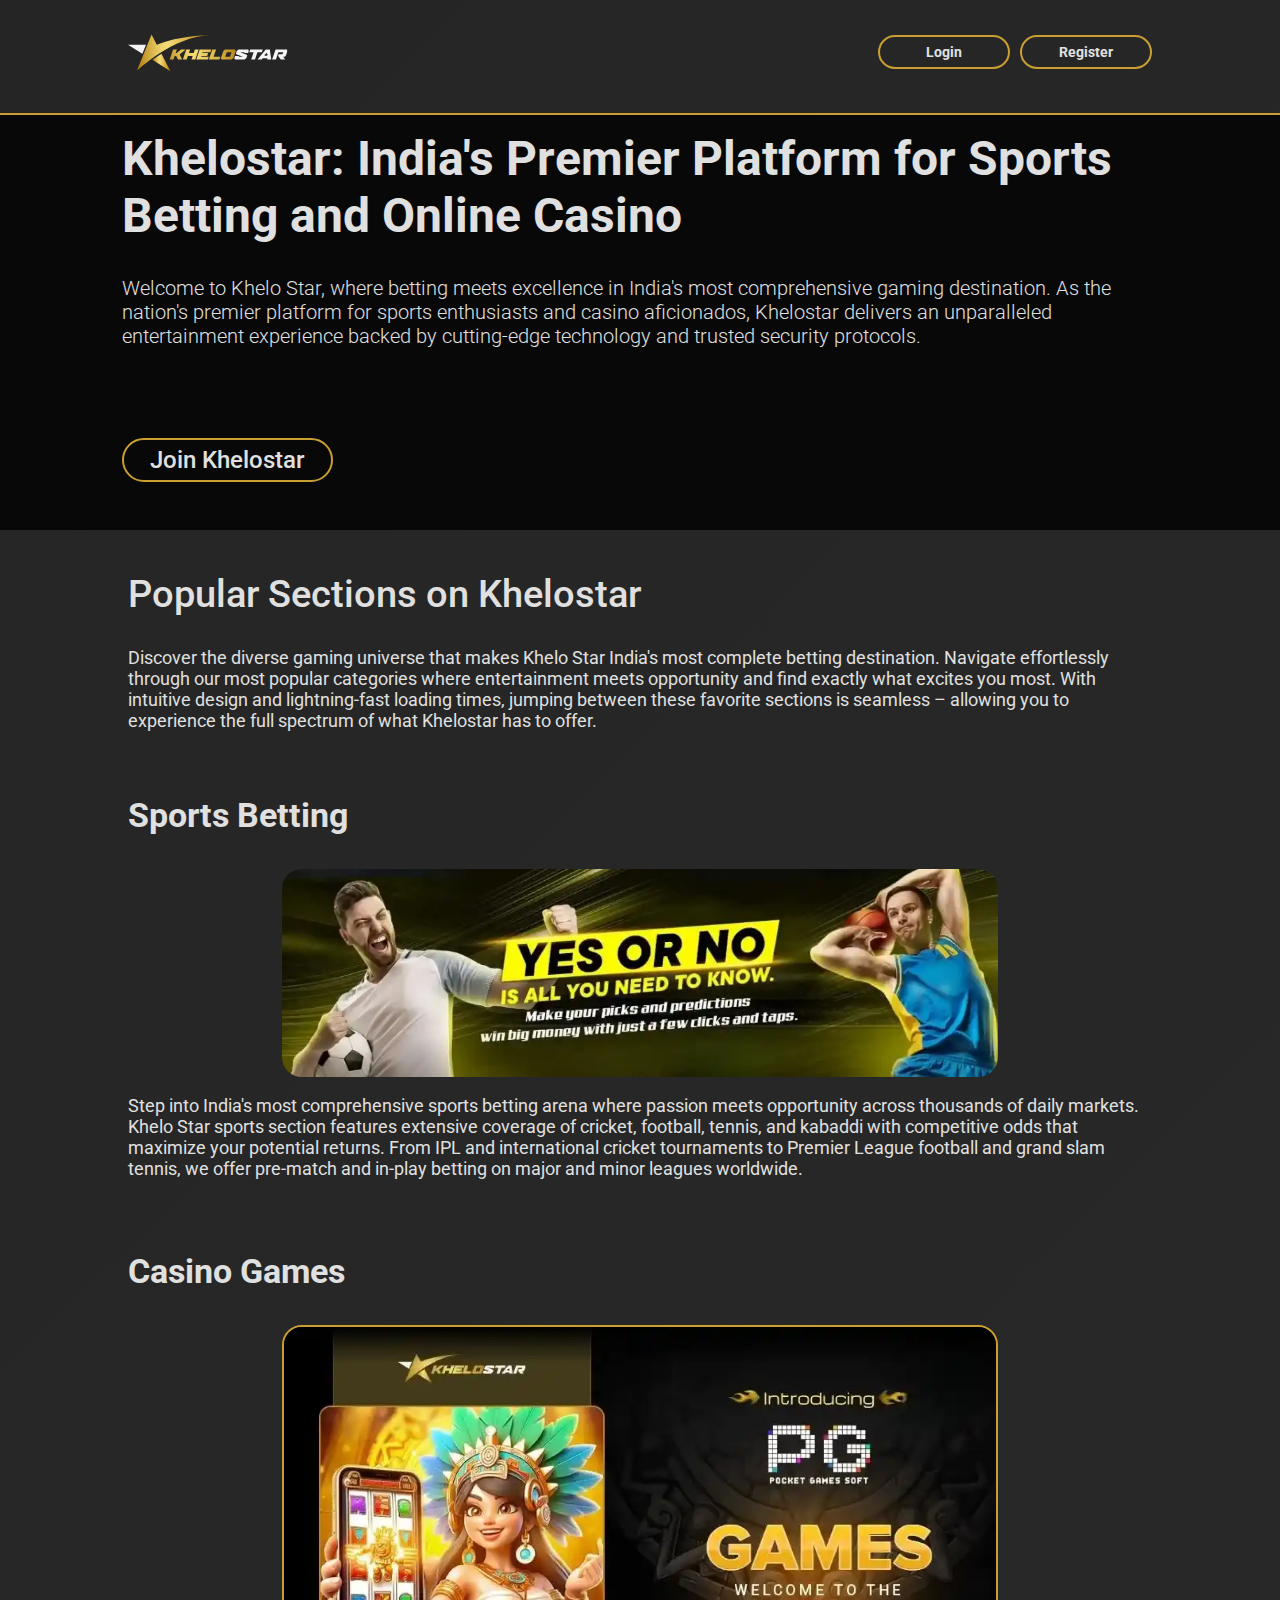
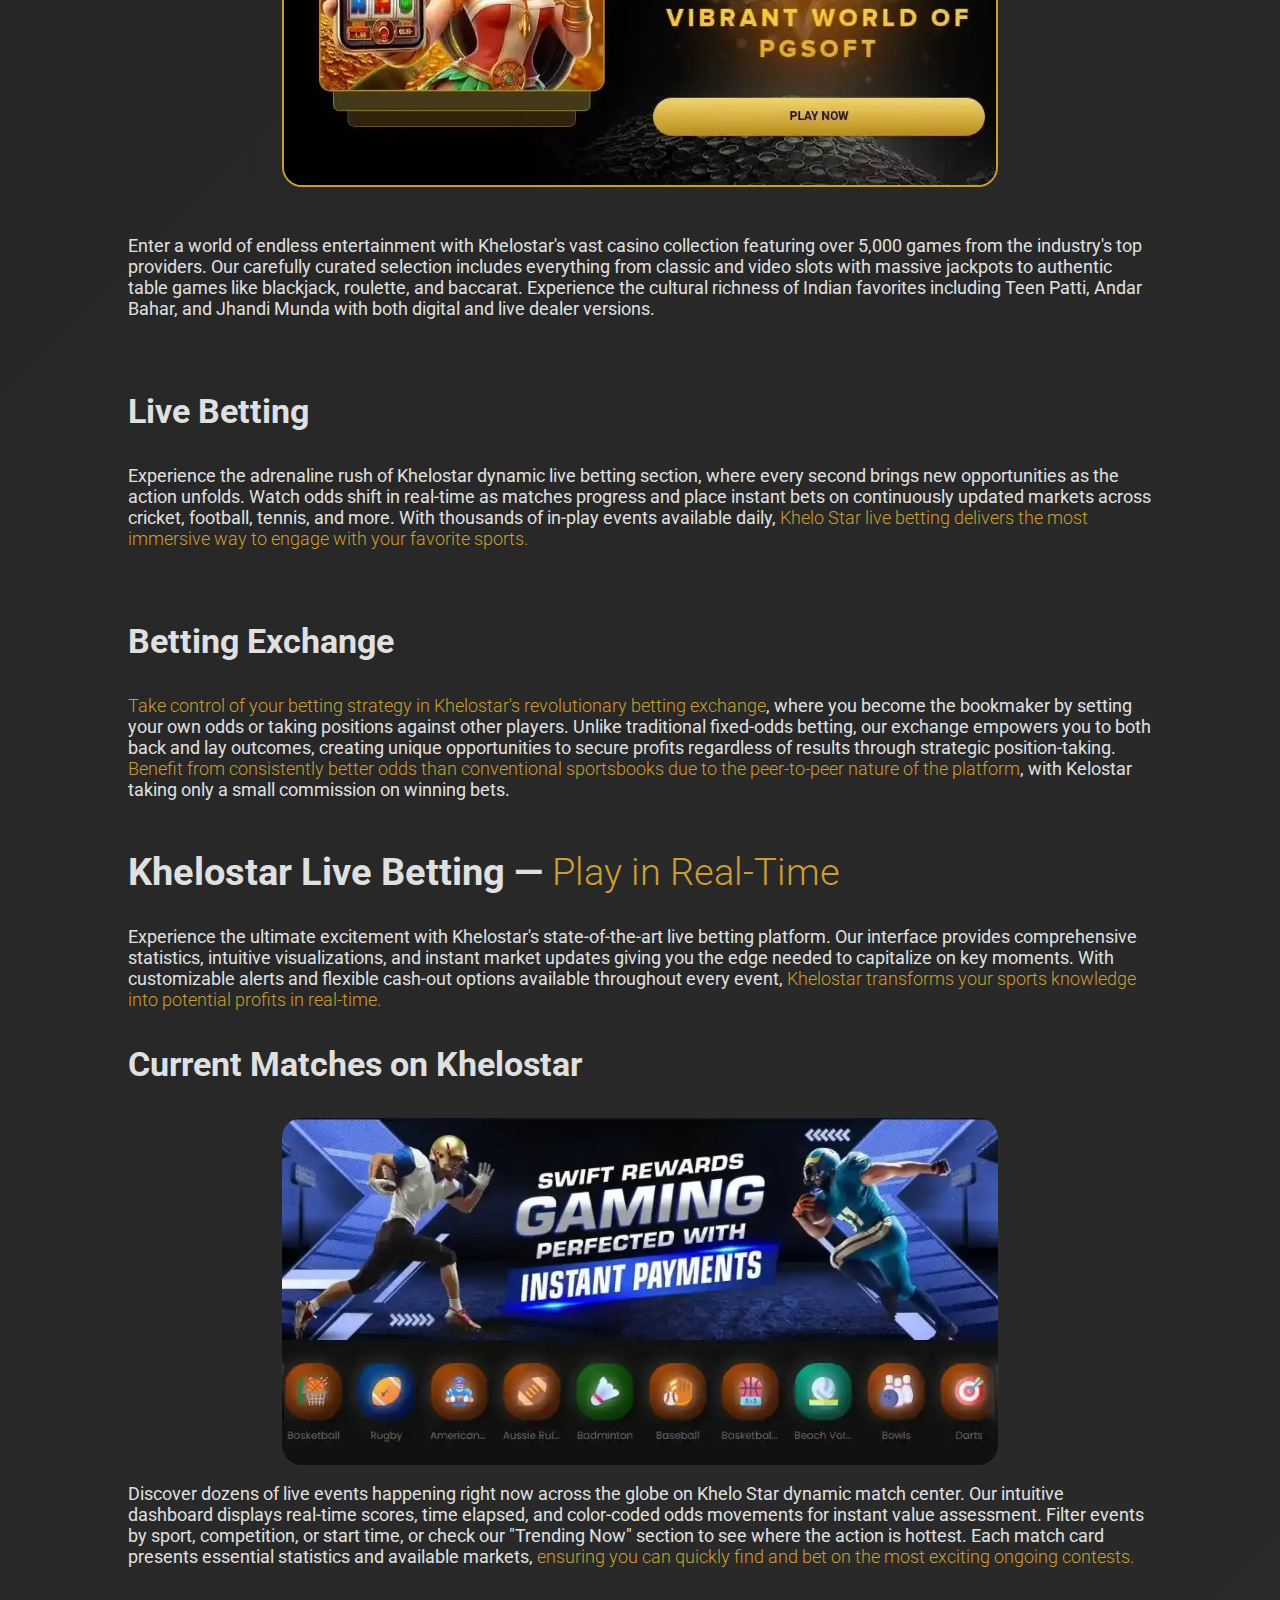
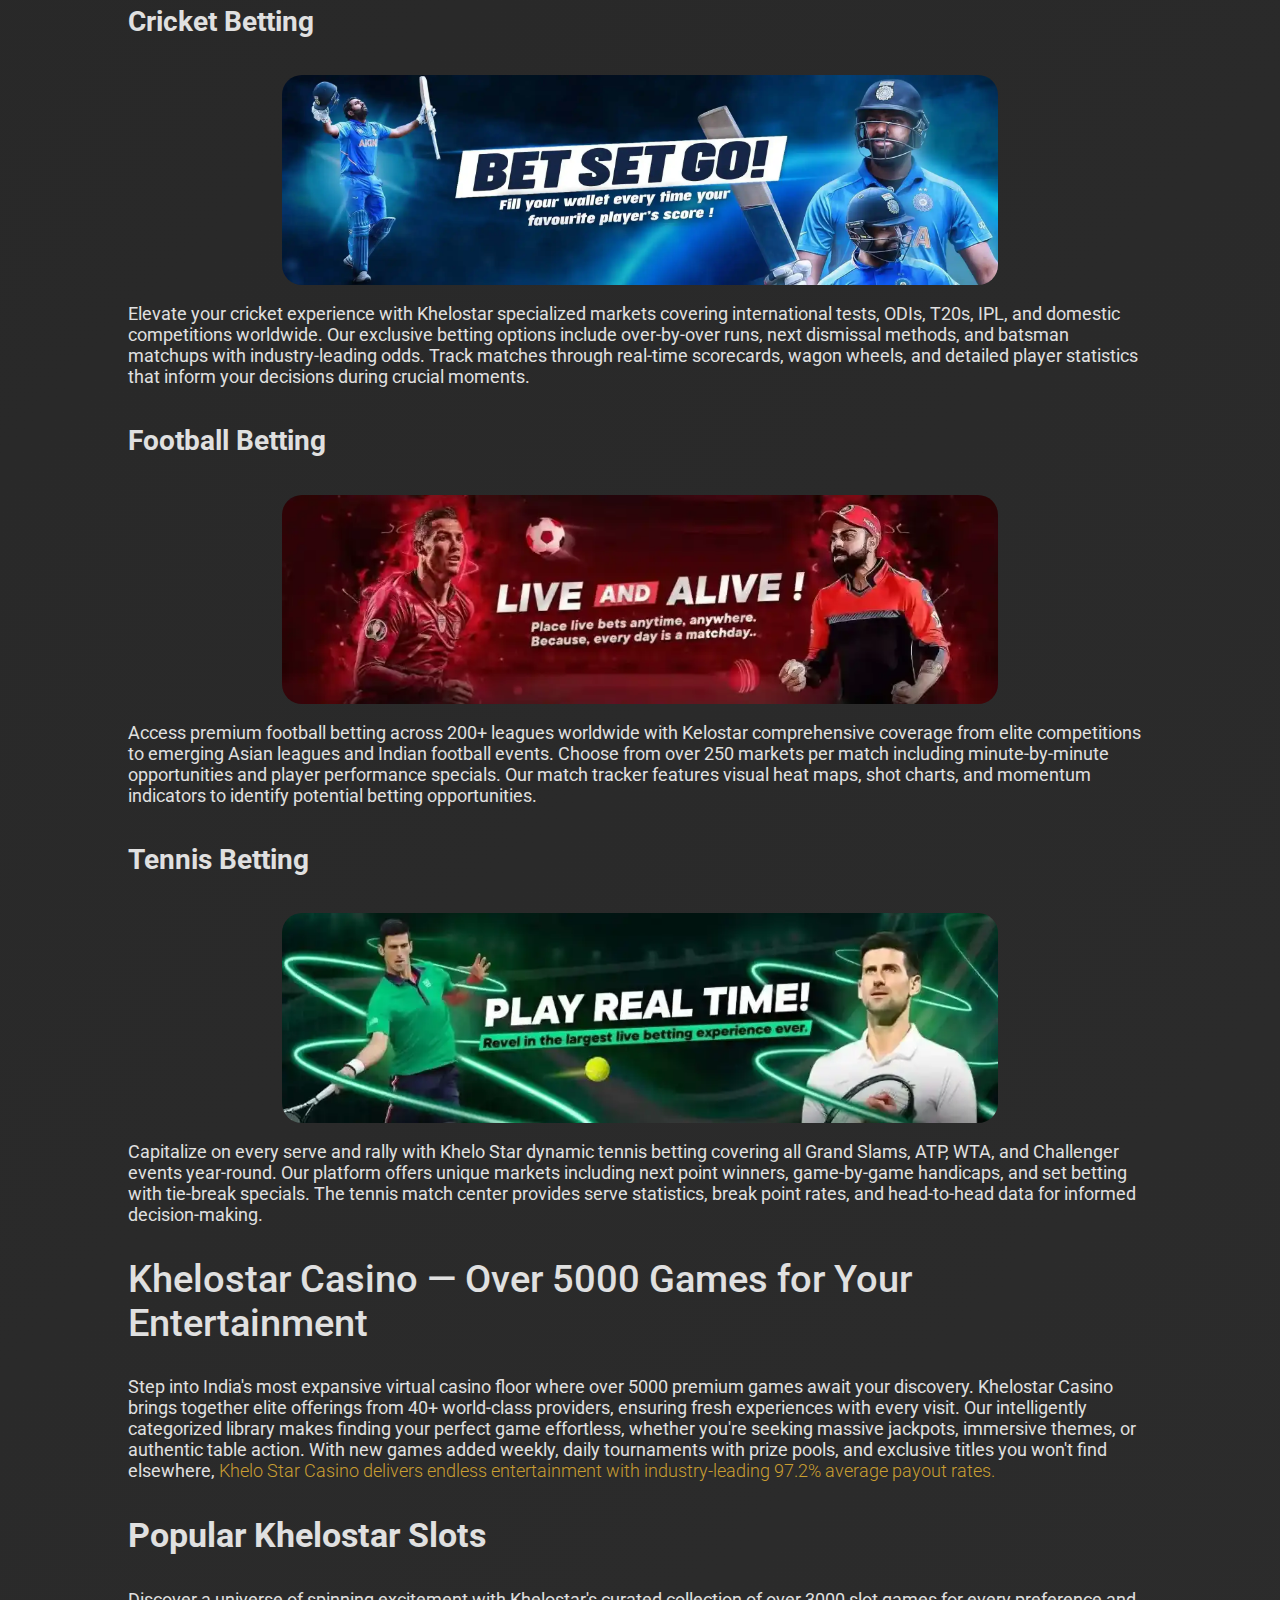
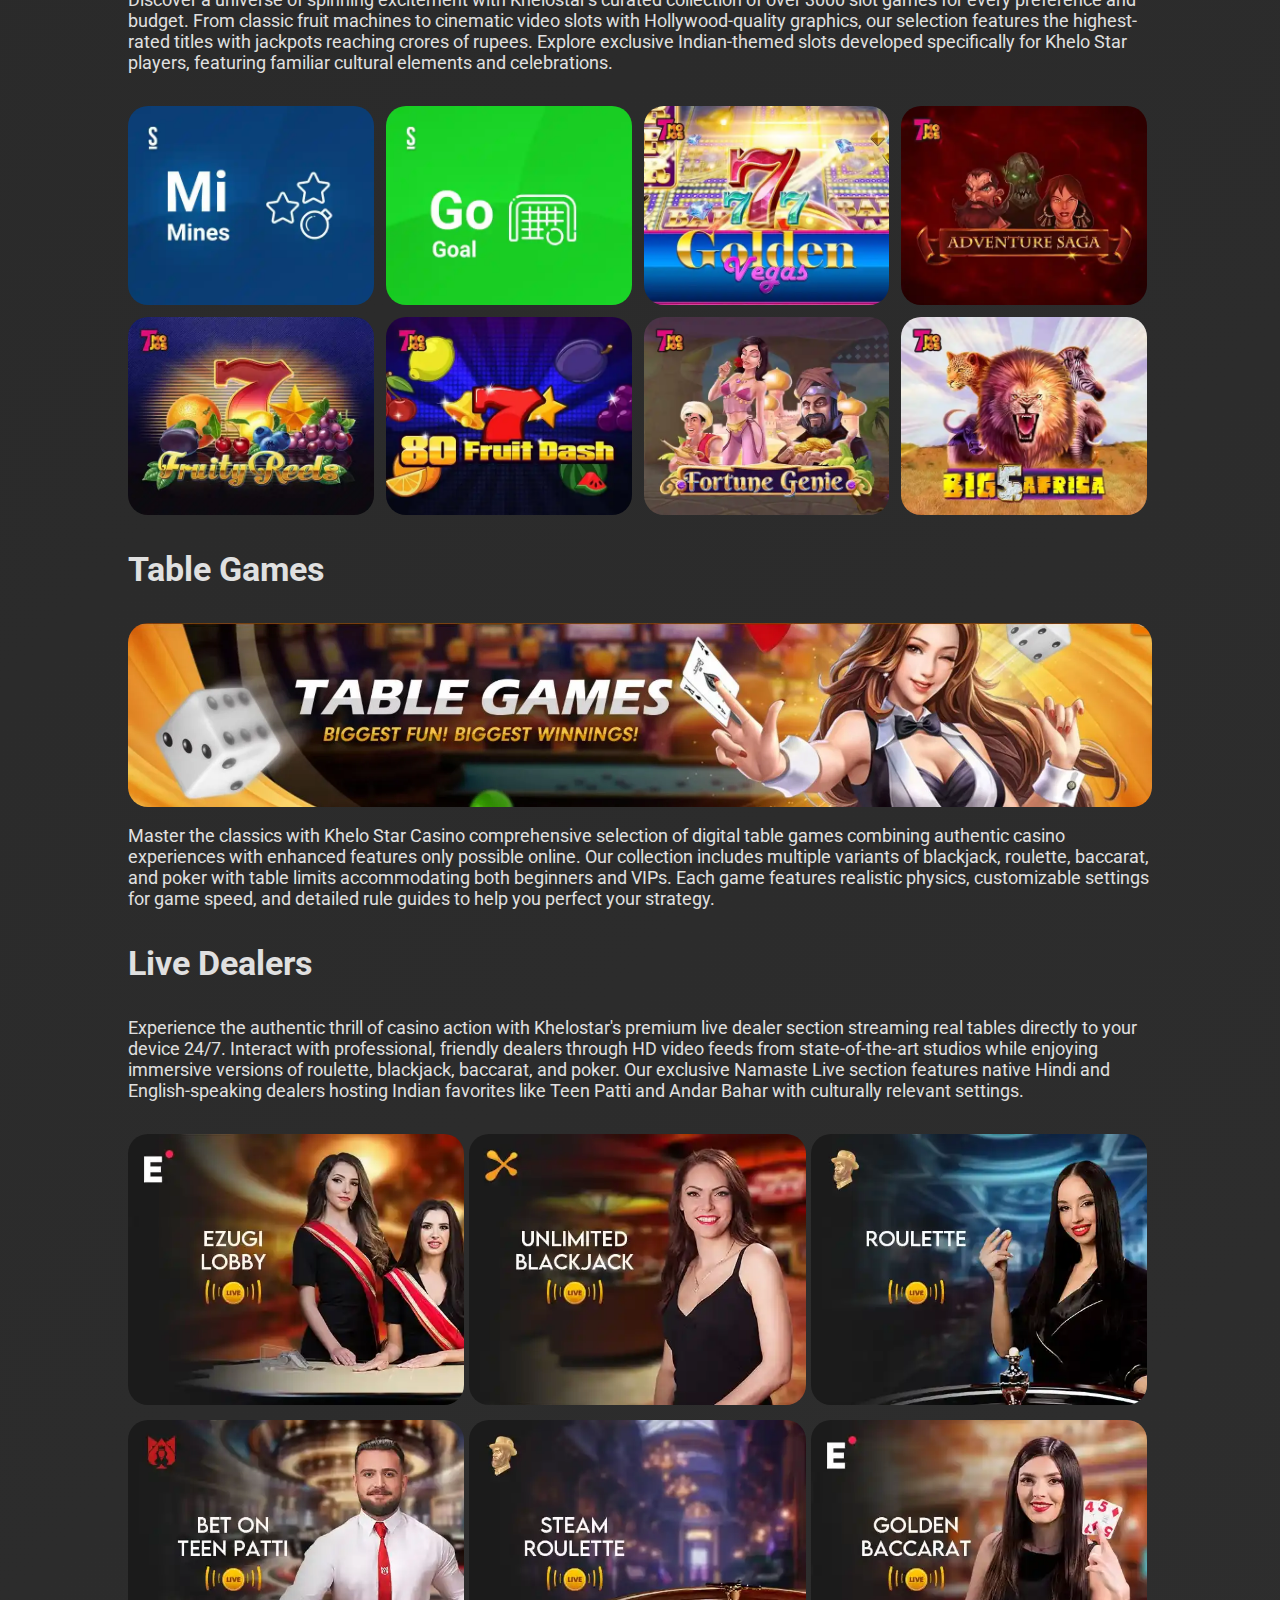
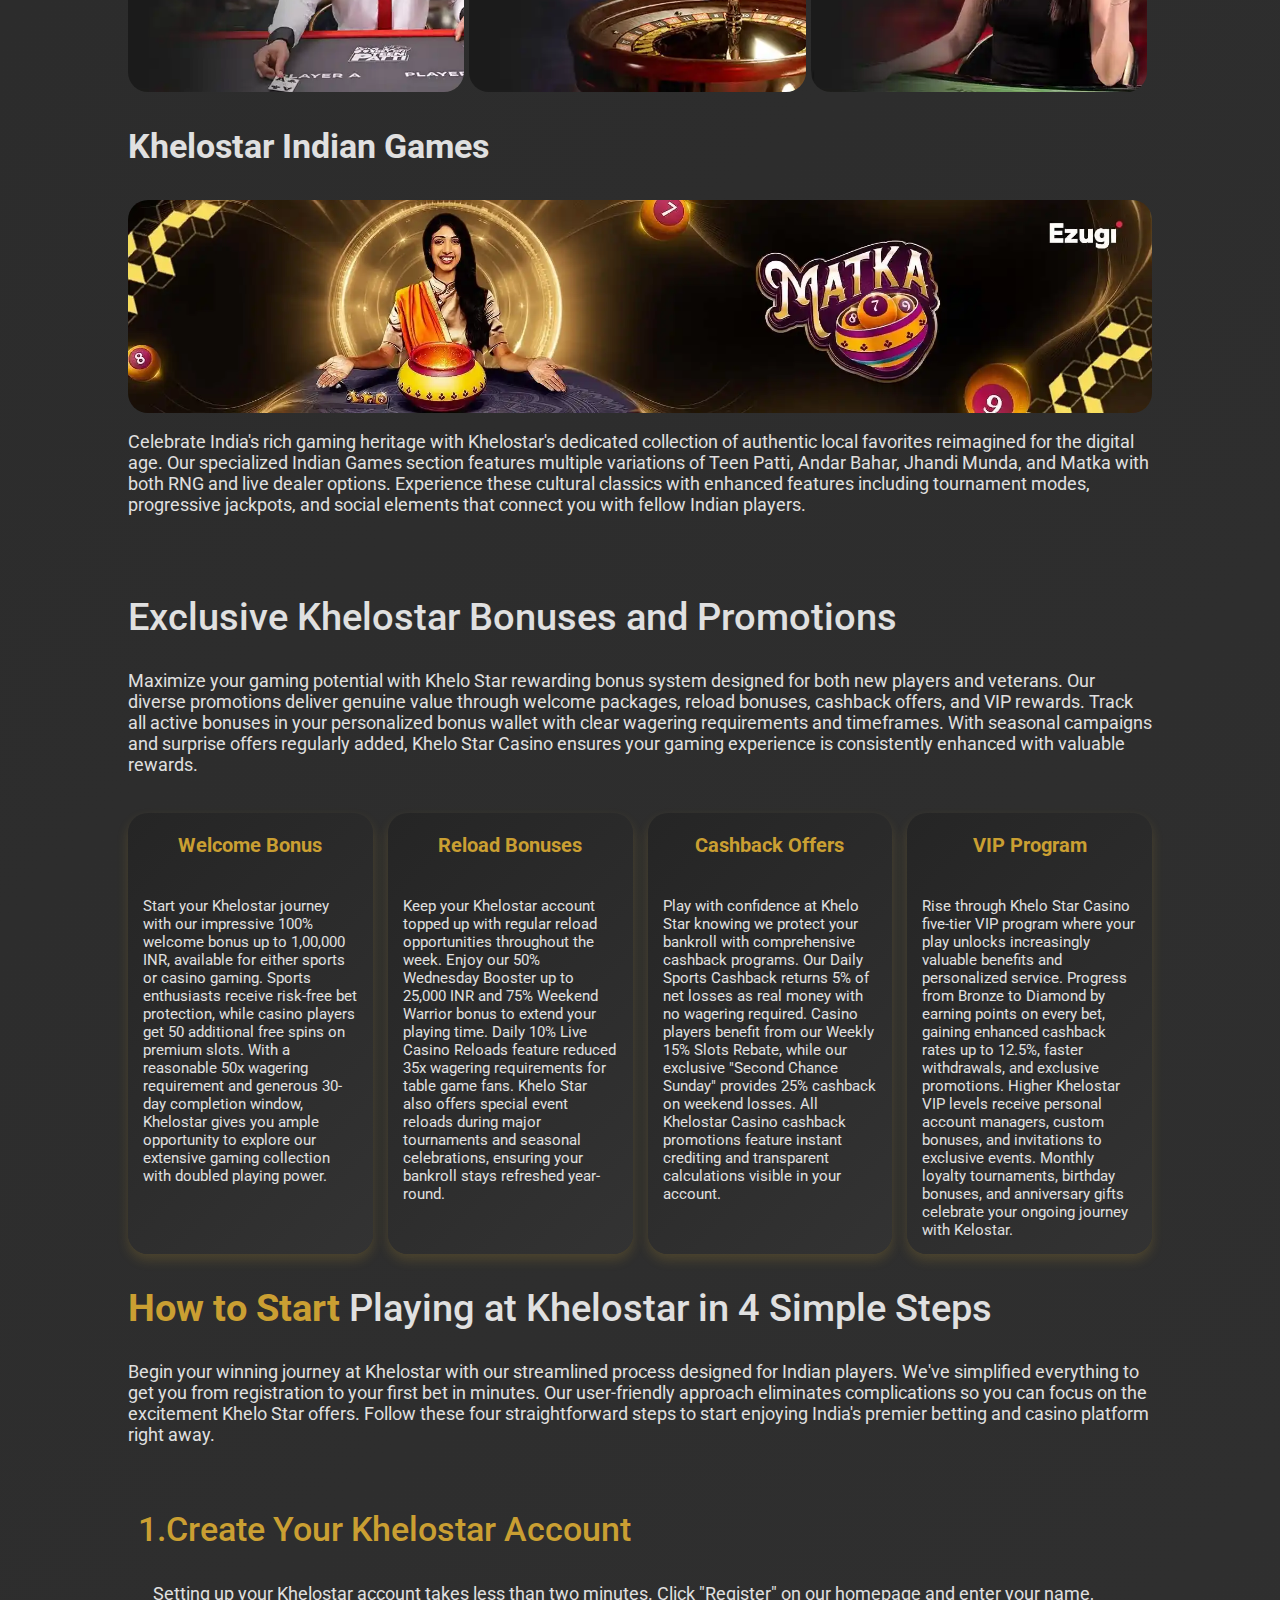
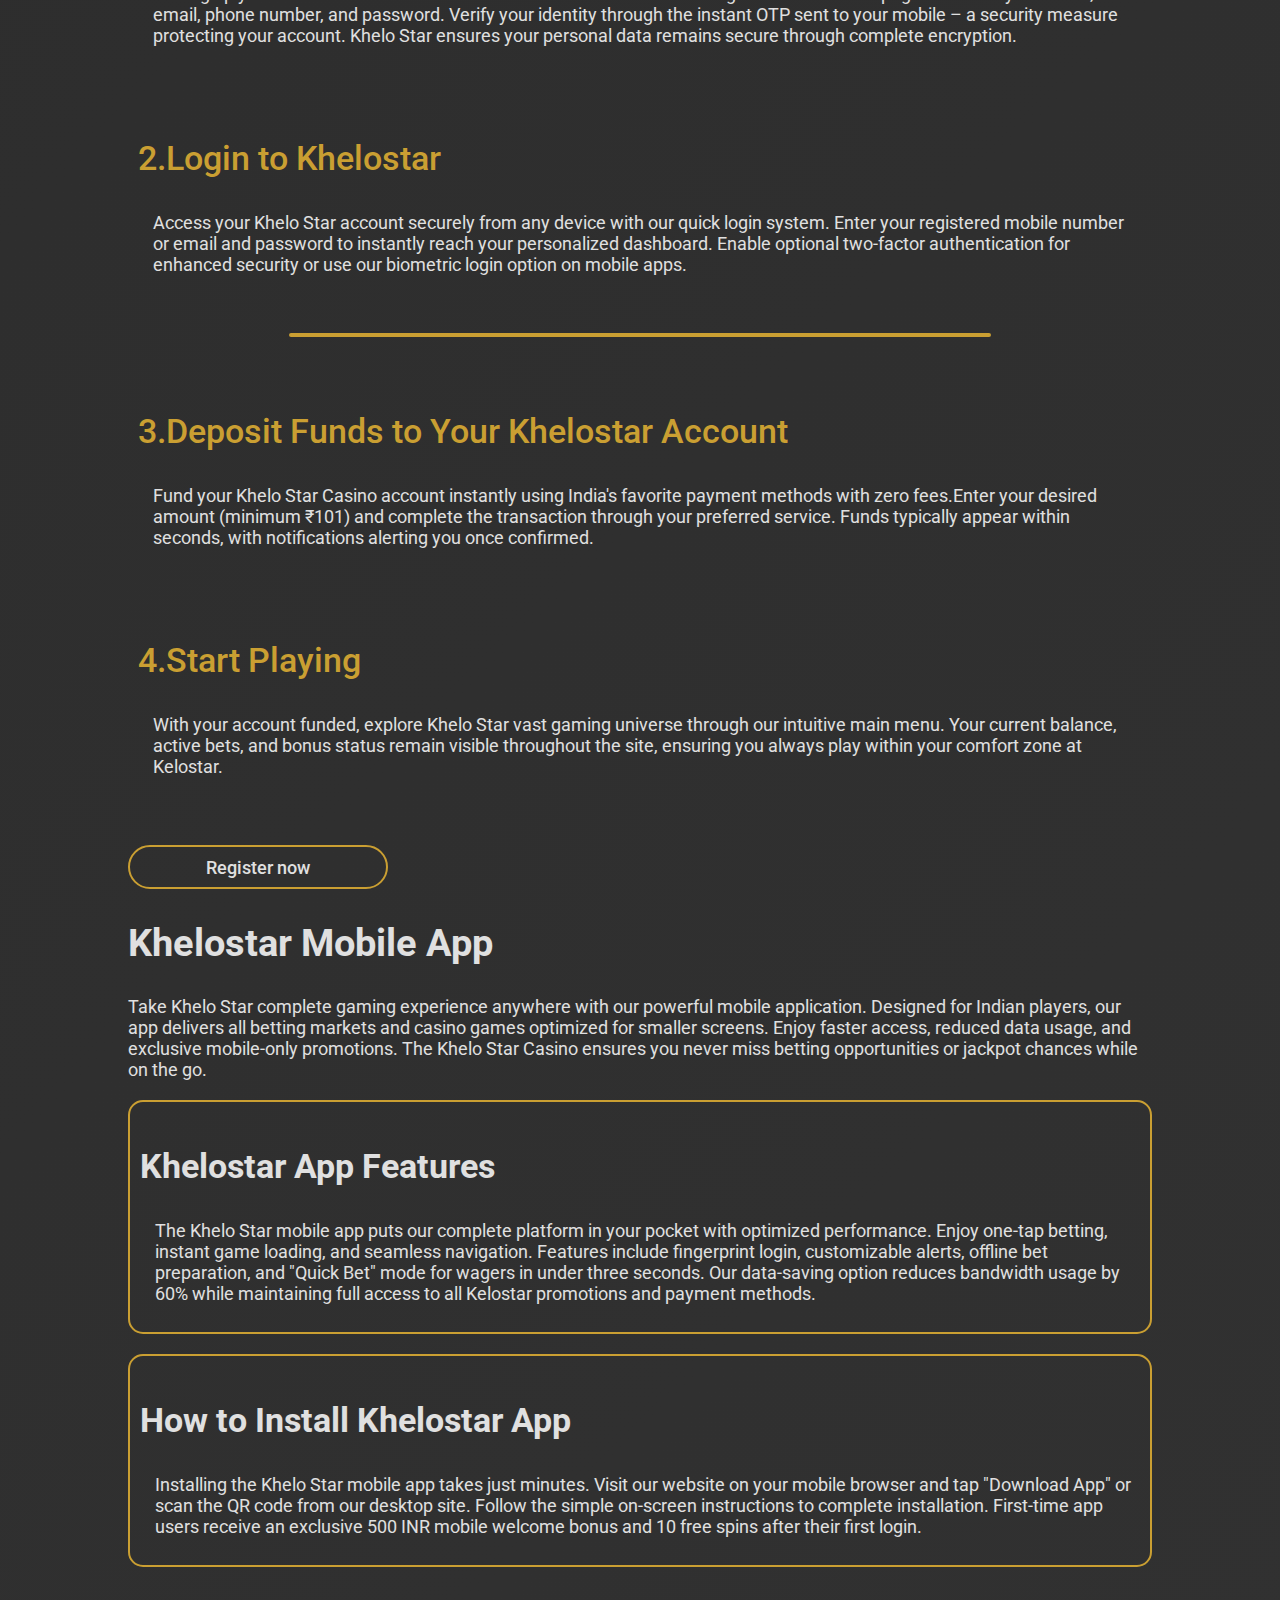
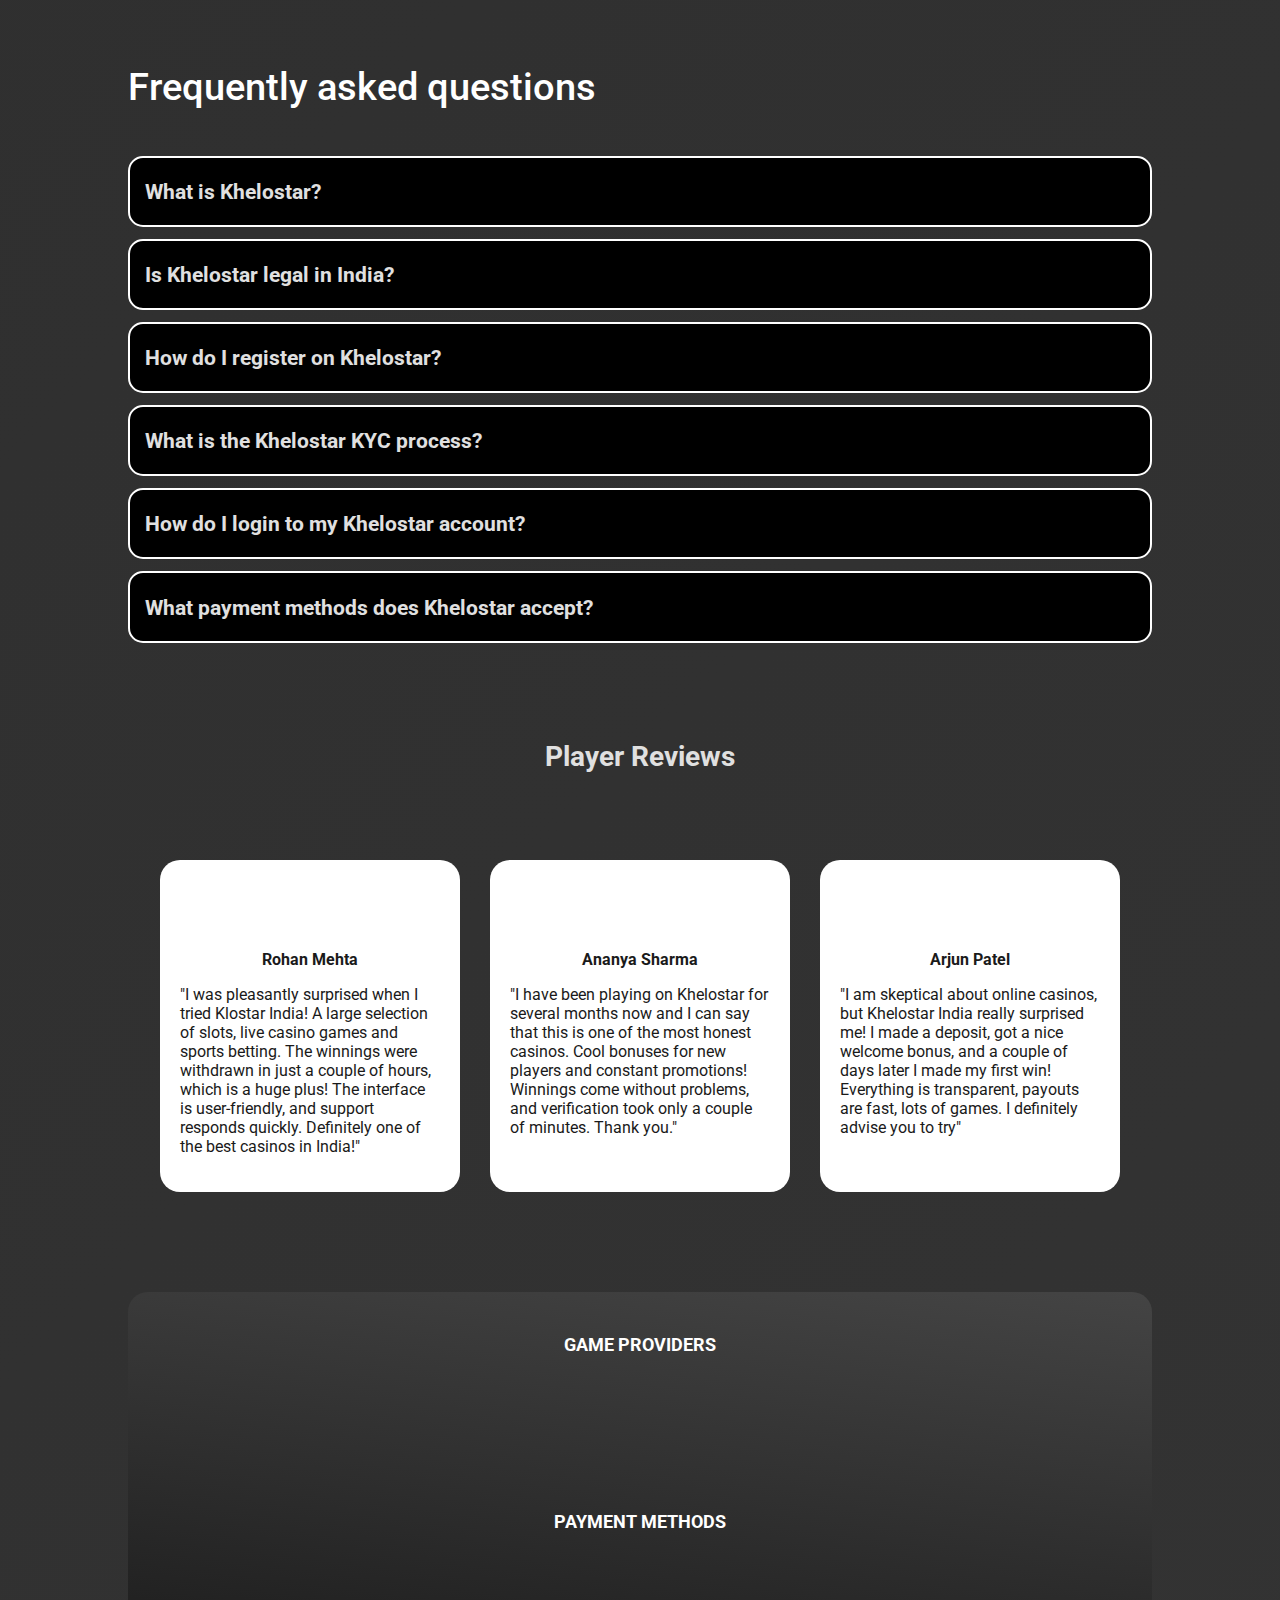
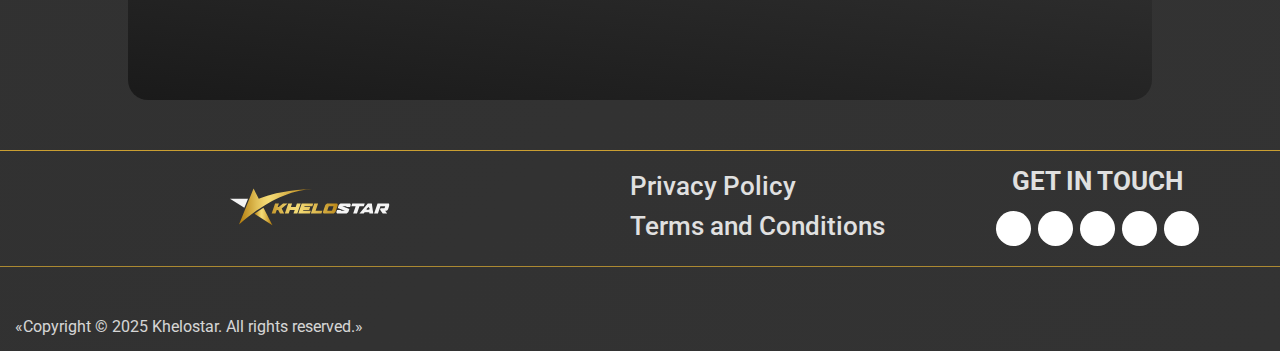
<file: index.html>
<!doctype html>
<html lang="en">
  <head>
    <meta charset="UTF-8" />
    <link rel="icon" type="image/svg+xml" href="/vite.svg" />
    <meta name="viewport" content="width=device-width, initial-scale=1.0" />
    <meta name="description" content="Experience Khelostar's trusted platform with 24/7 live betting. Fast payouts, UPI deposits, and exclusive ₹1,00,000 welcome bonus await!">
    <title>Khelostar India | Premier Sports Betting & Casino Games</title>
    <link rel="icon" type="image/svg+xml" sizes="32x32" href="./public/khelostar.svg">
    <link rel="stylesheet" href="./src/scss.css">
    <link rel="preconnect" href="https://fonts.googleapis.com">
    <link rel="preconnect" href="https://fonts.gstatic.com" crossorigin>
    <link href="https://fonts.googleapis.com/css2?family=Roboto:ital,wght@0,100..900;1,100..900&display=swap" rel="stylesheet">
    <script type="application/ld+json">
      {
        "@context": "https://schema.org",
        "@type": "SportsActivityLocation",
        "name": "Khelostar India",
        "description": "India's Premier Platform for Sports Betting and Online Casino with 24/7 live betting, fast payouts, UPI deposits, and exclusive ₹1,00,000 welcome bonus.",
        "url": "https://#/",
        "logo": "https://#/public/khelostar.svg",
        "image": "https://#/public/top-img.webp",
        "telephone": "+91-000-000-0000",
        "email": "support@#",
        "address": {
          "@type": "PostalAddress",
          "addressCountry": "India"
        },
        "potentialAction": {
          "@type": "RegisterAction",
          "target": {
            "@type": "EntryPoint",
            "urlTemplate": "https://#/reg/",
            "actionPlatform": [
              "https://schema.org/DesktopWebPlatform",
              "https://schema.org/IOSPlatform",
              "https://schema.org/AndroidPlatform"
            ]
          },
          "result": {
            "@type": "UserAccount"
          }
        },
        "openingHoursSpecification": {
          "@type": "OpeningHoursSpecification",
          "dayOfWeek": [
            "Monday",
            "Tuesday",
            "Wednesday",
            "Thursday",
            "Friday",
            "Saturday",
            "Sunday"
          ],
          "opens": "00:00",
          "closes": "23:59"
        },
        "sameAs": [
          "https://www.facebook.com/khelostar",
          "https://www.instagram.com/khelostar",
          "https://twitter.com/khelostar",
          "https://in.pinterest.com/khelostar"
        ],
        "offers": {
          "@type": "Offer",
          "name": "Welcome Bonus",
          "description": "100% welcome bonus up to 1,00,000 INR with 50 additional free spins on premium slots",
          "priceCurrency": "INR",
          "price": "0",
          "url": "https://#/reg/"
        },
        "additionalProperty": [
          {
            "@type": "PropertyValue",
            "name": "Sports Betting",
            "value": "Cricket, Football, Tennis, Kabaddi"
          },
          {
            "@type": "PropertyValue",
            "name": "Casino Games",
            "value": "Over 5,000 games including Teen Patti, Andar Bahar, and Slots"
          },
          {
            "@type": "PropertyValue",
            "name": "Payment Methods",
            "value": "UPI, Credit/Debit Cards, Net Banking, E-wallets"
          },
          {
            "@type": "PropertyValue",
            "name": "Licensing",
            "value": "Curacao Gaming License"
          }
        ],
        "mainEntity": {
          "@type": "FAQPage",
          "mainEntity": [
            {
              "@type": "Question",
              "name": "What is Khelostar?",
              "acceptedAnswer": {
                "@type": "Answer",
                "text": "Khelostar is an online platform that offers sports betting and casino games to players in India. With over 5000 games including cricket, football, tennis betting, and popular casino options like slots, Teen Patti, and Andar Bahar, Khelostar provides a comprehensive gaming experience secured by Curacao licensing and advanced encryption technology."
              }
            },
            {
              "@type": "Question",
              "name": "Is Khelostar legal in India?",
              "acceptedAnswer": {
                "@type": "Answer",
                "text": "Khelostar operates under a Curacao gaming license and accepts players from India. While online betting regulations vary by state in India, Khelostar complies with all applicable international gaming standards and security protocols. Players should verify their local regulations before playing."
              }
            },
            {
              "@type": "Question",
              "name": "How do I register on Khelostar?",
              "acceptedAnswer": {
                "@type": "Answer",
                "text": "Registering on Khelostar is simple. Visit the Khelostar website, click the \"Sign Up\" or \"Register\" button, fill in your personal details (name, email, phone number), create a password, accept the terms and conditions, and verify your account through the OTP sent to your phone. Once verified, you can complete your profile and start playing."
              }
            },
            {
              "@type": "Question",
              "name": "What is the Khelostar KYC process?",
              "acceptedAnswer": {
                "@type": "Answer",
                "text": "Khelostar's KYC (Know Your Customer) process has three verification levels. All users must fill in basic personal information before withdrawals. For transactions over $2,000 (~1,70,000 INR), ID verification is required. For transactions exceeding $5,000 (~4,20,000 INR), proof of funds documentation is necessary. This ensures a secure gaming environment and protects against fraud."
              }
            },
            {
              "@type": "Question",
              "name": "How do I login to my Khelostar account?",
              "acceptedAnswer": {
                "@type": "Answer",
                "text": "To login to your Khelostar account, visit the website, click on the \"Login\" button, enter your registered email or phone number and password, then click \"Submit\" or \"Login.\" If you have two-factor authentication enabled, you'll need to enter the verification code sent to your registered device."
              }
            },
            {
              "@type": "Question",
              "name": "What payment methods does Khelostar accept?",
              "acceptedAnswer": {
                "@type": "Answer",
                "text": "Khelostar accepts multiple payment methods including UPI, credit/debit cards, net banking, e-wallets (PayTm, PhonePe, GPay, MobiKwik, Amazon Pay), BHIM, and bank transfers. This variety ensures convenient deposits and withdrawals for all Indian players."
              }
            }
          ]
        }
      }
      </script>
  </head>
  <body>
    <div class="wrapper-page">
      <div class="wrapper-content">
        <header class="header">
          <nav class="header-nav">
            <a href="/" class="header-logo">
              <img src="./public/khelostar.svg" rel="nofollow" alt="">
            </a>
            <div class="header-nav-btns">
              <a href="#" rel="nofollow">Login</a>
              <a href="#" rel="nofollow">Register</a>
            </div>
          </nav>
        </header>
        <main class="main-content">
          <section class="top-section">
            <div class="top-section-container">
              <div class="top-section-content">
                <h1>Khelostar: India's Premier Platform for Sports Betting and Online Casino</h1>
                <p>Welcome to Khelo Star, where betting meets excellence in India's most comprehensive gaming destination. As the nation's premier platform for sports enthusiasts and casino aficionados, Khelostar delivers an unparalleled entertainment experience backed by cutting-edge technology and trusted security protocols.</p>
                <a href="https://#/reg/" rel="nofollow">Join Khelostar</a>
              </div>
            </div>
          </section>
          <section class="our-sections">
            <section class="popular-sections">
              <div class="popular-sections-intro">
                <h2>Popular Sections on Khelostar</h2>
                <p>Discover the diverse gaming universe that makes Khelo Star India's most complete betting destination. Navigate effortlessly through our most popular categories where entertainment meets opportunity and find exactly what excites you most. With intuitive design and lightning-fast loading times, jumping between these favorite sections is seamless – allowing you to experience the full spectrum of what Khelostar has to offer.</p>
              </div>
              <div class="popular-sections-content">
                <div class="sports-betting">
                  <h3>Sports Betting</h3>
                  <div><img src="/public/yesorno.webp" loading="lazy" alt=""></div>
                  <p>Step into India's most comprehensive sports betting arena where passion meets opportunity across thousands of daily markets. Khelo Star sports section features extensive coverage of cricket, football, tennis, and kabaddi with competitive odds that maximize your potential returns. From IPL and international cricket tournaments to Premier League football and grand slam tennis, we offer pre-match and in-play betting on major and minor leagues worldwide.</p>
                </div>
                <div class="casino-games">
                    <h3>Casino Games</h3>
                    <div><img src="./public/casinogames.webp" loading="lazy" alt=""></div>
                    <p>Enter a world of endless entertainment with Khelostar's vast casino collection featuring over 5,000 games from the industry's top providers. Our carefully curated selection includes everything from classic and video slots with massive jackpots to authentic table games like blackjack, roulette, and baccarat. Experience the cultural richness of Indian favorites including Teen Patti, Andar Bahar, and Jhandi Munda with both digital and live dealer versions.</p>
                </div>
                <div class="live-betting">
                  <h3>Live Betting</h3>
                  <p>Experience the adrenaline rush of Khelostar dynamic live betting section, where every second brings new opportunities as the action unfolds. Watch odds shift in real-time as matches progress and place instant bets on continuously updated markets across cricket, football, tennis, and more. With thousands of in-play events available daily, <span class="color-text">Khelo Star live betting delivers the most immersive way to engage with your favorite sports.</span></p>
                </div>
                <div class="betting-exchange">
                  <h3>Betting Exchange</h3>
                  <p><span class="color-text">Take control of your betting strategy in Khelostar's revolutionary betting exchange</span>, where you become the bookmaker by setting your own odds or taking positions against other players. Unlike traditional fixed-odds betting, our exchange empowers you to both back and lay outcomes, creating unique opportunities to secure profits regardless of results through strategic position-taking. <span class="color-text">Benefit from consistently better odds than conventional sportsbooks due to the peer-to-peer nature of the platform</span>, with Kelostar taking only a small commission on winning bets.</p>
                </div>
              </div>
            </section>
            <section class="khelostar-live-betting">
              <div class="khelostar-live-betting-intro">
                <h2>Khelostar Live Betting — <span class="color-text">Play in Real-Time</span></h2>
                <p>Experience the ultimate excitement with Khelostar's state-of-the-art live betting platform. Our interface provides comprehensive statistics, intuitive visualizations, and instant market updates giving you the edge needed to capitalize on key moments. With customizable alerts and flexible cash-out options available throughout every event, <span class="color-text">Khelostar transforms your sports knowledge into potential profits in real-time.</span></p>
              </div>
              <div class="khelostar-live-betting-current">
                <h3>Current Matches on Khelostar</h3>
                <div><img src="/public/americam1-Photoroom_11zon_11zon.webp" loading="lazy" alt=""></div>
                <p>Discover dozens of live events happening right now across the globe on Khelo Star dynamic match center. Our intuitive dashboard displays real-time scores, time elapsed, and color-coded odds movements for instant value assessment. Filter events by sport, competition, or start time, or check our "Trending Now" section to see where the action is hottest. Each match card presents essential statistics and available markets, <span class="color-text">ensuring you can quickly find and bet on the most exciting ongoing contests.</span></p>
              </div>
              <div class="cricket-betting">
                <h4>Cricket Betting</h4>
                <div><img src="./public/criket.webp" loading="lazy" alt=""></div>
                <p>Elevate your cricket experience with Khelostar specialized markets covering international tests, ODIs, T20s, IPL, and domestic competitions worldwide. Our exclusive betting options include over-by-over runs, next dismissal methods, and batsman matchups with industry-leading odds. Track matches through real-time scorecards, wagon wheels, and detailed player statistics that inform your decisions during crucial moments.</p>
              </div>
              <div class="footbal-betting">
                <h4>Football Betting</h4>
                <div><img src="./public/soccer1-Photoroom_11zon_11zon.webp" loading="lazy" alt=""></div>
                <p>Access premium football betting across 200+ leagues worldwide with Kelostar comprehensive coverage from elite competitions to emerging Asian leagues and Indian football events. Choose from over 250 markets per match including minute-by-minute opportunities and player performance specials. Our match tracker features visual heat maps, shot charts, and momentum indicators to identify potential betting opportunities.</p>
              </div>
              <div class="tennis-betting">
                <h4>Tennis Betting</h4>
                <div><img src="./public/livebet-Photoroom_11zon_11zon.webp" loading="lazy" alt=""></div>
                <p>Capitalize on every serve and rally with Khelo Star dynamic tennis betting covering all Grand Slams, ATP, WTA, and Challenger events year-round. Our platform offers unique markets including next point winners, game-by-game handicaps, and set betting with tie-break specials. The tennis match center provides serve statistics, break point rates, and head-to-head data for informed decision-making.</p>
              </div>
            </section>
            <section class="khelostar-casino">
              <div class="khelostar-casino-intro">
                <h2>Khelostar Casino — Over 5000 Games for Your Entertainment</h2>
                <p>Step into India's most expansive virtual casino floor where over 5000 premium games await your discovery. Khelostar Casino brings together elite offerings from 40+ world-class providers, ensuring fresh experiences with every visit. Our intelligently categorized library makes finding your perfect game effortless, whether you're seeking massive jackpots, immersive themes, or authentic table action. With new games added weekly, daily tournaments with prize pools, and exclusive titles you won't find elsewhere, <span class="color-text">Khelo Star Сasino delivers endless entertainment with industry-leading 97.2% average payout rates.</span></p>
              </div>
              <div class="popular-khelostar-slots">
                <div class="popular-khelostar-slots-intro">
                  <h3>Popular Khelostar Slots</h3>
                  <p>Discover a universe of spinning excitement with Khelostar's curated collection of over 3000 slot games for every preference and budget. From classic fruit machines to cinematic video slots with Hollywood-quality graphics, our selection features the highest-rated titles with jackpots reaching crores of rupees. Explore exclusive Indian-themed slots developed specifically for Khelo Star players, featuring familiar cultural elements and celebrations.</p>
                </div>
              </div>
              <div class="popular-slots-imgs-container">
                  <div>
                    <img src="./public/slot.webp" loading="lazy" alt="">
                    <img src="./public/slot1.webp" loading="lazy" alt="">
                    <img src="./public/slot2.webp" loading="lazy" alt="">
                    <img src="./public/slot7.webp" loading="lazy" alt="">
                  </div>
                  <div>
                    <img src="./public/slot3.webp" loading="lazy" alt="">
                    <img src="./public/slot4.webp" loading="lazy" alt="">
                    <img src="./public/slot5.webp" loading="lazy" alt="">
                    <img src="./public/slot6.webp" loading="lazy" alt="">
                  </div>
              </div>
              <div class="khelostar-casino-table-games">
                <h3>Table Games</h3>
                <div><img src="./public/top-img.webp" loading="lazy" alt=""></div>
                <p>Master the classics with Khelo Star Сasino comprehensive selection of digital table games combining authentic casino experiences with enhanced features only possible online. Our collection includes multiple variants of blackjack, roulette, baccarat, and poker with table limits accommodating both beginners and VIPs. Each game features realistic physics, customizable settings for game speed, and detailed rule guides to help you perfect your strategy.</p>
              </div>
              <div class="khelostar-casino-live-dealers">
                <h3>Live Dealers</h3>
                <p>Experience the authentic thrill of casino action with Khelostar's premium live dealer section streaming real tables directly to your device 24/7. Interact with professional, friendly dealers through HD video feeds from state-of-the-art studios while enjoying immersive versions of roulette, blackjack, baccarat, and poker. Our exclusive Namaste Live section features native Hindi and English-speaking dealers hosting Indian favorites like Teen Patti and Andar Bahar with culturally relevant settings.</p>
                <div class="casino-live-dealers-imgs-container">
                  <div>
                    <img src="./public/live12_11zon_4_11zon.webp" loading="lazy" alt="">
                    <img src="./public/live13_11zon_5_11zon.webp" loading="lazy" alt="">
                    <img src="./public/live14_11zon_2_11zon.webp" loading="lazy" alt="">
                  </div>
                  <div>
                    <img src="./public/live15_11zon_3_11zon.webp" loading="lazy" alt="">
                    <img src="./public/live16_11zon_1_11zon.webp" loading="lazy" alt="">
                    <img src="./public/live1_11zon_6_11zon.webp" loading="lazy" alt="">
                  </div>
                </div>
              </div>
              <div class="khelostar-indian-games">
                <h3>Khelostar Indian Games</h3>
                <div><img src="./public/top-section-img.webp" loading="lazy" alt=""></div>
                <p>Celebrate India's rich gaming heritage with Khelostar's dedicated collection of authentic local favorites reimagined for the digital age. Our specialized Indian Games section features multiple variations of Teen Patti, Andar Bahar, Jhandi Munda, and Matka with both RNG and live dealer options. Experience these cultural classics with enhanced features including tournament modes, progressive jackpots, and social elements that connect you with fellow Indian players.</p>
              </div>
            </section>
            <section class="bonuses-and-promotions">
              <div class="bonuses-and-promotions-intro">
                <h2>Exclusive Khelostar Bonuses and Promotions</h2>
                <p>Maximize your gaming potential with Khelo Star rewarding bonus system designed for both new players and veterans. Our diverse promotions deliver genuine value through welcome packages, reload bonuses, cashback offers, and VIP rewards. Track all active bonuses in your personalized bonus wallet with clear wagering requirements and timeframes. With seasonal campaigns and surprise offers regularly added, Khelo Star Сasino ensures your gaming experience is consistently enhanced with valuable rewards.</p>
              </div>
              <div class="bonuses-and-promotions-container">
                <div>
                  <img src="./public/welcome-bonus_11zon_4_11zon.webp" loading="lazy" alt="">
                  <div>
                    <h3>Welcome Bonus</h3>
                    <p>Start your Khelostar journey with our impressive 100% welcome bonus up to 1,00,000 INR, available for either sports or casino gaming. Sports enthusiasts receive risk-free bet protection, while casino players get 50 additional free spins on premium slots. With a reasonable 50x wagering requirement and generous 30-day completion window, Khelostar gives you ample opportunity to explore our extensive gaming collection with doubled playing power.</p>
                  </div>
                </div>
                <div>
                  <img src="./public/reload-bonus_11zon_2_11zon.webp" loading="lazy" alt="">
                  <div>
                    <h3>Reload Bonuses</h3>
                    <p>Keep your Khelostar account topped up with regular reload opportunities throughout the week. Enjoy our 50% Wednesday Booster up to 25,000 INR and 75% Weekend Warrior bonus to extend your playing time. Daily 10% Live Casino Reloads feature reduced 35x wagering requirements for table game fans. Khelo Star also offers special event reloads during major tournaments and seasonal celebrations, ensuring your bankroll stays refreshed year-round.</p>
                  </div>
                </div>
                <div>
                  <img class="sa" src="./public/cashback-bonus_11zon_1_11zon.webp" loading="lazy" alt="">
                  <div>
                    <h3>Cashback Offers</h3>
                    <p>Play with confidence at Khelo Star knowing we protect your bankroll with comprehensive cashback programs. Our Daily Sports Cashback returns 5% of net losses as real money with no wagering required. Casino players benefit from our Weekly 15% Slots Rebate, while our exclusive "Second Chance Sunday" provides 25% cashback on weekend losses. All Khelostar Сasino cashback promotions feature instant crediting and transparent calculations visible in your account.</p>
                  </div>
                </div>
                <div>
                  <img src="./public/vip-bonus_11zon_3_11zon.webp" loading="lazy" alt="">
                  <div>
                    <h3>VIP Program</h3>
                    <p>Rise through Khelo Star Сasino five-tier VIP program where your play unlocks increasingly valuable benefits and personalized service. Progress from Bronze to Diamond by earning points on every bet, gaining enhanced cashback rates up to 12.5%, faster withdrawals, and exclusive promotions. Higher Khelostar VIP levels receive personal account managers, custom bonuses, and invitations to exclusive events. Monthly loyalty tournaments, birthday bonuses, and anniversary gifts celebrate your ongoing journey with Kelostar.</p>
                  </div>
                </div>
              </div>
            </section>
            <section class="how-to-start">
              <div class="how-to-start-intro">
                <h2><span class="color-text">How to Start</span> Playing at Khelostar in 4 Simple Steps</h2>
                <p>Begin your winning journey at Khelostar with our streamlined process designed for Indian players. We've simplified everything to get you from registration to your first bet in minutes. Our user-friendly approach eliminates complications so you can focus on the excitement Khelo Star offers. Follow these four straightforward steps to start enjoying India's premier betting and casino platform right away.</p>
              </div>
                <ul class="how-to-start-list">
                  <li>
                    <h3 class="color-text">1.Create Your Khelostar Account</h3>
                    <p>Setting up your Khelostar account takes less than two minutes. Click "Register" on our homepage and enter your name, email, phone number, and password. Verify your identity through the instant OTP sent to your mobile – a security measure protecting your account.  Khelo Star ensures your personal data remains secure through complete encryption.</p>
                  </li>
                  <li>
                    <h3 class="color-text">2.Login to Khelostar</h3>
                    <p>Access your Khelo Star account securely from any device with our quick login system. Enter your registered mobile number or email and password to instantly reach your personalized dashboard. Enable optional two-factor authentication for enhanced security or use our biometric login option on mobile apps.</p>
                  </li>
                  <li><div class="how-to-start-list-img">
                    <img src="./public/Login.webp" loading="lazy" alt="">
                  </div></li>
                  <li>
                    <h3 class="color-text">3.Deposit Funds to Your Khelostar Account</h3>
                    <p>Fund your Khelo Star Сasino account instantly using India's favorite payment methods with zero fees.Enter your desired amount (minimum ₹101) and complete the transaction through your preferred service. Funds typically appear within seconds, with notifications alerting you once confirmed.</p>
                  </li>
                  <li>
                    <h3 class="color-text">4.Start Playing</h3>
                    <p>With your account funded, explore Khelo Star vast gaming universe through our intuitive main menu. Your current balance, active bets, and bonus status remain visible throughout the site, ensuring you always play within your comfort zone at Kelostar.</p>
                  </li>
                </ul>
              <a href="https://#/reg/" rel="nofollow" class="how-to-start-btn">Register now</a>
            </section>
            <section class="khelostar-mobile-app">
              <div class="khelostar-mobile-app-intro">
                <h2>Khelostar Mobile App</h2>
                <p>Take Khelo Star complete gaming experience anywhere with our powerful mobile application. Designed for Indian players, our app delivers all betting markets and casino games optimized for smaller screens. Enjoy faster access, reduced data usage, and exclusive mobile-only promotions. The Khelo Star Сasino ensures you never miss betting opportunities or jackpot chances while on the go.</p>
              </div>
              <ul class="khelostar-mobile-app-list">
                <li>
                  <h3>Khelostar App Features</h3>
                  <p>The Khelo Star mobile app puts our complete platform in your pocket with optimized performance. Enjoy one-tap betting, instant game loading, and seamless navigation. Features include fingerprint login, customizable alerts, offline bet preparation, and "Quick Bet" mode for wagers in under three seconds. Our data-saving option reduces bandwidth usage by 60% while maintaining full access to all Kelostar promotions and payment methods.</p>
                </li>
                <li>
                  <h3>How to Install Khelostar App</h3>
                  <p>Installing the Khelo Star mobile app takes just minutes. Visit our website on your mobile browser and tap "Download App" or scan the QR code from our desktop site. Follow the simple on-screen instructions to complete installation. First-time app users receive an exclusive 500 INR mobile welcome bonus and 10 free spins after their first login.</p>
                </li>
              </ul>
            </section>
            <section class="faq section">
              <h2 class="faq-title">Frequently asked questions</h2>
              <div class="faq-question"><div class="title-question-plus"><h3>What is Khelostar?</h3><div class="anim-krest"><img src="./public/plus.svg" loading="lazy" alt="" class="plus"></div></div><div class="question-text">Khelostar is an online platform that offers sports betting and casino games to players in India. With over 5000 games including cricket, football, tennis betting, and popular casino options like slots, Teen Patti, and Andar Bahar, Khelostar provides a comprehensive gaming experience secured by Curacao licensing and advanced encryption technology.</div></div>
              <div class="faq-question"><div class="title-question-plus"><h3>Is Khelostar legal in India?</h3><div class="anim-krest"><img src="./public/plus.svg" loading="lazy" alt="" class="plus"></div></div><div class="question-text">Khelostar operates under a Curacao gaming license and accepts players from India. While online betting regulations vary by state in India, Khelostar complies with all applicable international gaming standards and security protocols. Players should verify their local regulations before playing.</div></div>
              <div class="faq-question"><div class="title-question-plus"><h3>How do I register on Khelostar?</h3><div class="anim-krest"><img src="./public/plus.svg" loading="lazy" alt="" class="plus"></div></div><div class="question-text">Registering on Khelostar is simple. Visit the Khelostar website, click the "Sign Up" or "Register" button, fill in your personal details (name, email, phone number), create a password, accept the terms and conditions, and verify your account through the OTP sent to your phone. Once verified, you can complete your profile and start playing.</div></div>
              <div class="faq-question"><div class="title-question-plus"><h3>What is the Khelostar KYC process?</h3><div class="anim-krest"><img src="./public/plus.svg" loading="lazy" alt="" class="plus"></div></div><div class="question-text">Khelostar's KYC (Know Your Customer) process has three verification levels. All users must fill in basic personal information before withdrawals. For transactions over $2,000 (~1,70,000 INR), ID verification is required. For transactions exceeding $5,000 (~4,20,000 INR), proof of funds documentation is necessary. This ensures a secure gaming environment and protects against fraud.</div></div>
              <div class="faq-question"><div class="title-question-plus"><h3>How do I login to my Khelostar account?</h3><div class="anim-krest"><img src="./public/plus.svg" loading="lazy" alt="" class="plus"></div></div><div class="question-text">To login to your Khelostar account, visit the website, click on the "Login" button, enter your registered email or phone number and password, then click "Submit" or "Login." If you have two-factor authentication enabled, you'll need to enter the verification code sent to your registered device.</div></div>
			        <div class="faq-question"><div class="title-question-plus"><h3>What payment methods does Khelostar accept?</h3><div class="anim-krest"><img src="./public/plus.svg" loading="lazy" alt="" class="plus"></div></div><div class="question-text">Khelostar accepts multiple payment methods including UPI, credit/debit cards, net banking, e-wallets (PayTm, PhonePe, GPay, MobiKwik, Amazon Pay), BHIM, and bank transfers. This variety ensures convenient deposits and withdrawals for all Indian players.</div></div>
            </section>
            <section class="player-reviews">
              <h4>Player Reviews</h4>
              <div class="player-reviews-container">
                <div class="revie-block">
                  <div><img src="/public/rev1_11zon_11zon.webp" loading="lazy" alt=""><span>Rohan Mehta</span></div>
                  <p>"I was pleasantly surprised when I tried Klostar India! A large selection of slots, live casino games and sports betting. The winnings were withdrawn in just a couple of hours, which is a huge plus! The interface is user-friendly, and support responds quickly. Definitely one of the best casinos in India!"</p>
                </div>
                <div class="revie-block">
                  <div><img src="/public/revwom_11zon.webp" loading="lazy" alt=""><span>Ananya Sharma</span></div>
                  <p>"I have been playing on Khelostar for several months now and I can say that this is one of the most honest casinos. Cool bonuses for new players and constant promotions! Winnings come without problems, and verification took only a couple of minutes. Thank you."</p>
                </div>
                <div class="revie-block">
                  <div><img src="/public/rev2_11zon_11zon.webp" loading="lazy" alt=""><span>Arjun Patel</span></div>
                  <p>"I am skeptical about online casinos, but Khelostar India really surprised me! I made a deposit, got a nice welcome bonus, and a couple of days later I made my first win! Everything is transparent, payouts are fast, lots of games. I definitely advise you to try"</p>
                </div>
              </div>
            </section>
            <section class="payments">
              <h4>GAME PROVIDERS</h4>
              <div class="games-prov">
                <div class="games-prov-carousel">
                  <img src="./public/gameprov1.png" loading="lazy" alt="">
                  <img src="./public/gameprov12.webp" loading="lazy" alt="">
                  <img src="./public/gameprov13.png" loading="lazy" alt="">
                  <img src="./public/gameprov14.png" loading="lazy" alt="">
                  <img class="as" src="./public/gameprov145.png" loading="lazy" alt="">
                  <img src="./public/gameprov15.webp" loading="lazy" alt="">
                  <img src="./public/gameprov152.png" loading="lazy" alt="">
                  <img class="bets" src="./public/gameprov17.png" loading="lazy" alt="">
                  <img src="./public/gameprov17.webp" loading="lazy" alt="">
                  <img src="./public/gameprov1.png" loading="lazy" alt="">
                  <img src="./public/gameprov12.webp" loading="lazy" alt="">
                  <img src="./public/gameprov13.png" loading="lazy" alt="">
                  <img src="./public/gameprov14.png" loading="lazy" alt="">
                  <img class="as" src="./public/gameprov145.png" loading="lazy" alt="">
                  <img src="./public/gameprov15.webp" loading="lazy" alt="">
                  <img src="./public/gameprov152.png" loading="lazy" alt="">
                  <img class="bets" src="./public/gameprov17.png" loading="lazy" alt="">
                  <img src="./public/gameprov17.webp" loading="lazy" alt="">
                </div>
              </div>
              <h4>PAYMENT METHODS</h4>
              <div class="payments-container">
                <img src="./public/payment1.png" loading="lazy" alt="">
                <img src="./public/payment12.png" loading="lazy" alt="">
                <img src="./public/payment13.png" loading="lazy" alt="">
                <img class="gg" src="./public/payment14.png" loading="lazy" alt="">
                <img class="gg" src="./public/payment15.png" loading="lazy" alt="">
                <img class="gg" src="./public/payment16.png" loading="lazy" alt="">
                <img class="gg" src="./public/payment17.png" loading="lazy" alt="">
                <img class="gg" src="./public/payment18.png" loading="lazy" alt="">
                <img class="gg" src="./public/payment23.png" loading="lazy" alt="">
                <img class="gg" src="./public/payment234.png" loading="lazy" alt="">
                <img class="ms" src="./public/payment235.png" loading="lazy" alt="">
                <img class="sas" src="./public/payment236.png" loading="lazy" alt="">
                <img class="sma" src="./public/payment236.svg" loading="lazy" alt="">
              </div>
            </section>
          </section>
        </main>
        <footer class="footer">
          <div class="footer-container">
            <div class="footer-logo">
              <a rel="nofollow" href="/"><img src="./public/khelostar.svg" alt=""></a>
            </div>
            <div class="footer-nav-social-container">
              <nav class="footer-nav">
                <a href="/privacy-policy" rel="nofollow">Privacy Policy</a>
                <a href="/terms-and-conditions" rel="nofollow">Terms and Conditions</a>
              </nav>
              <div class="footer-social-networks">
                <div class="footer-social-container">
                  <span>GET IN TOUCH</span>
                  <div>
                    <a href="https://www.facebook.com/" rel="nofollow"><img src="./public/facebook-f-brands-solid.svg" loading="lazy" alt=""></a>
                    <a href="https://www.instagram.com/" rel="nofollow"><img src="./public/instagram-brands-solid.svg" loading="lazy" alt=""></a>
                    <a href="https://twitter.com/" rel="nofollow"><img src="./public/x-twitter-brands-solid.svg" loading="lazy" alt=""></a>
                    <a href="https://in.pinterest.com/" rel="nofollow"><img src="./public/pinterest-brands-solid.svg" loading="lazy" alt=""></a>
                    <a href="https://mail.google.com/" rel="nofollow"><img src="./public/mailregular.svg" loading="lazy" alt=""></a>
                  </div>
                </div>
              </div>
            </div>
          </div>
          <div class="footer-copy-info">
            «Copyright © 2025 Khelostar. All rights reserved.»
          </div>
        </footer>
      </div>
    </div>
    <div class="scroll-btn"><div></div></div>
    <script type="module" src="./src/main.js" defer></script>
  </body>
</html>
</file>
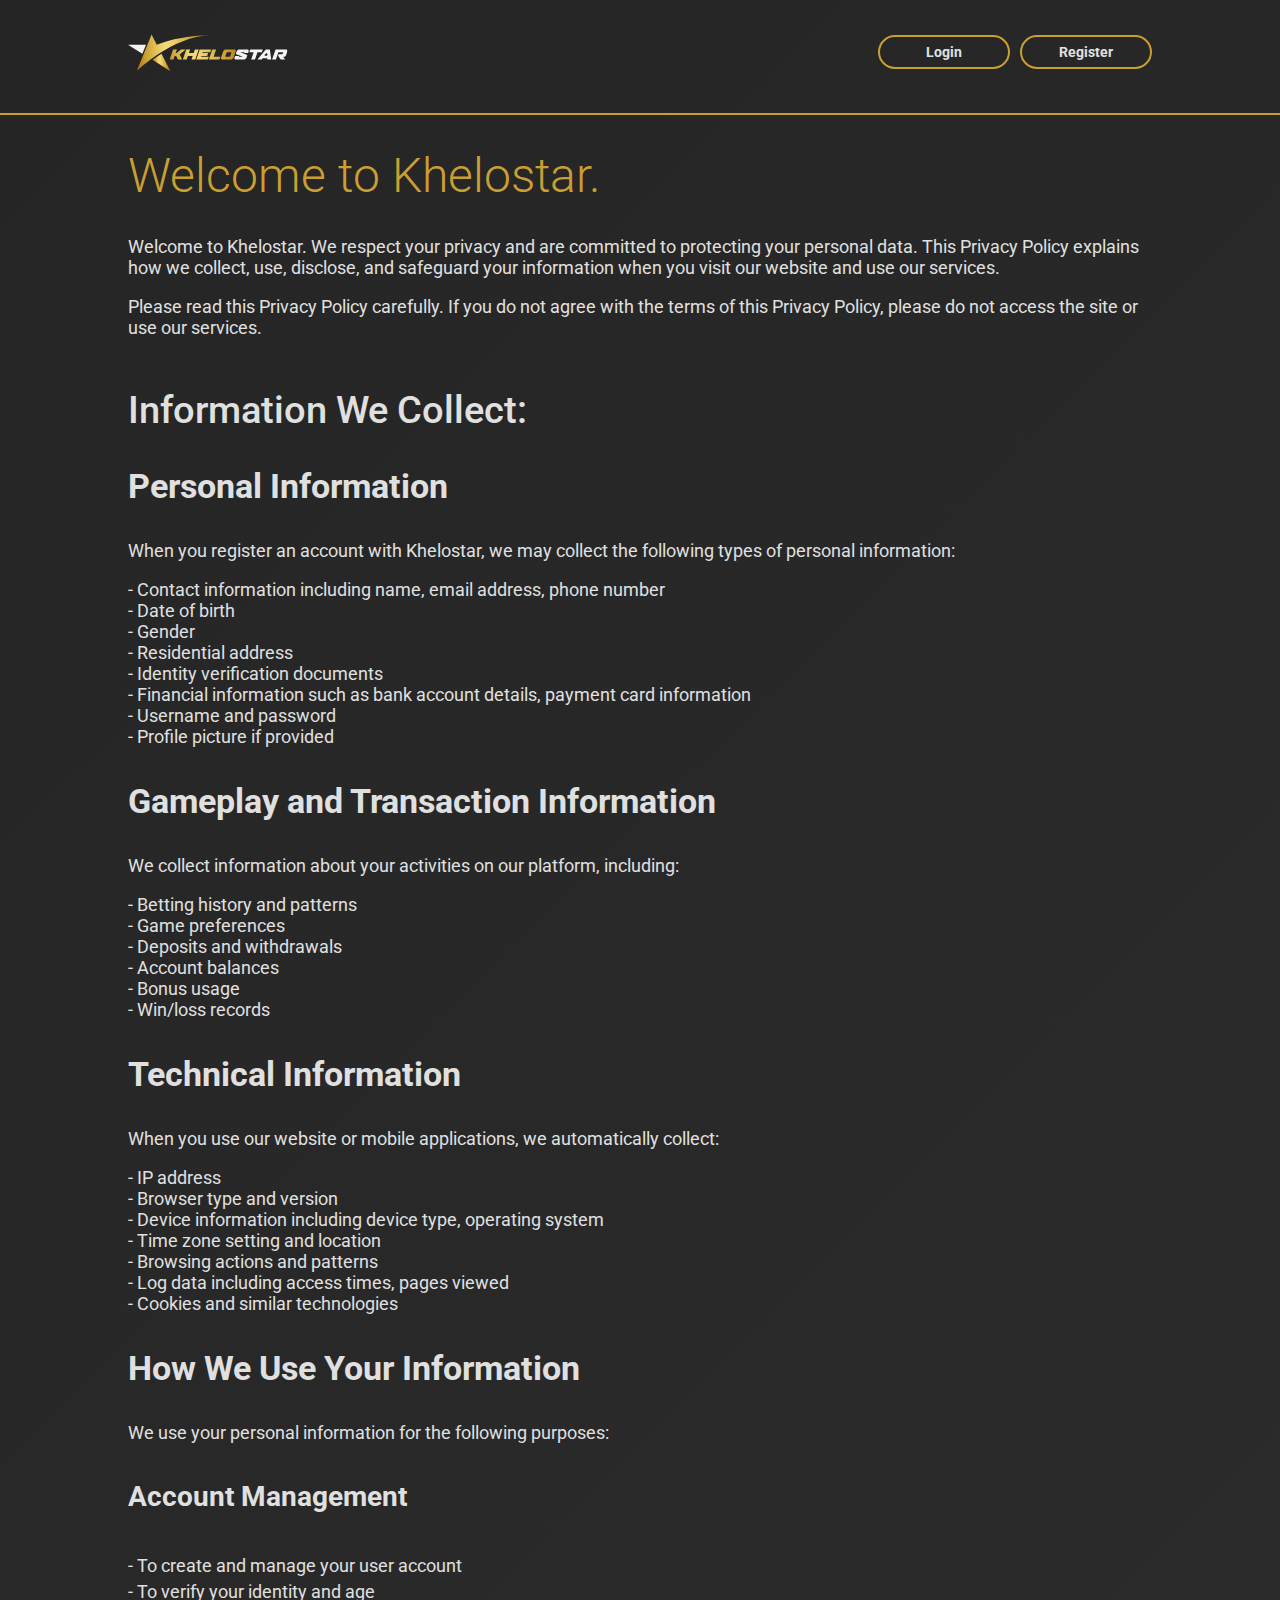
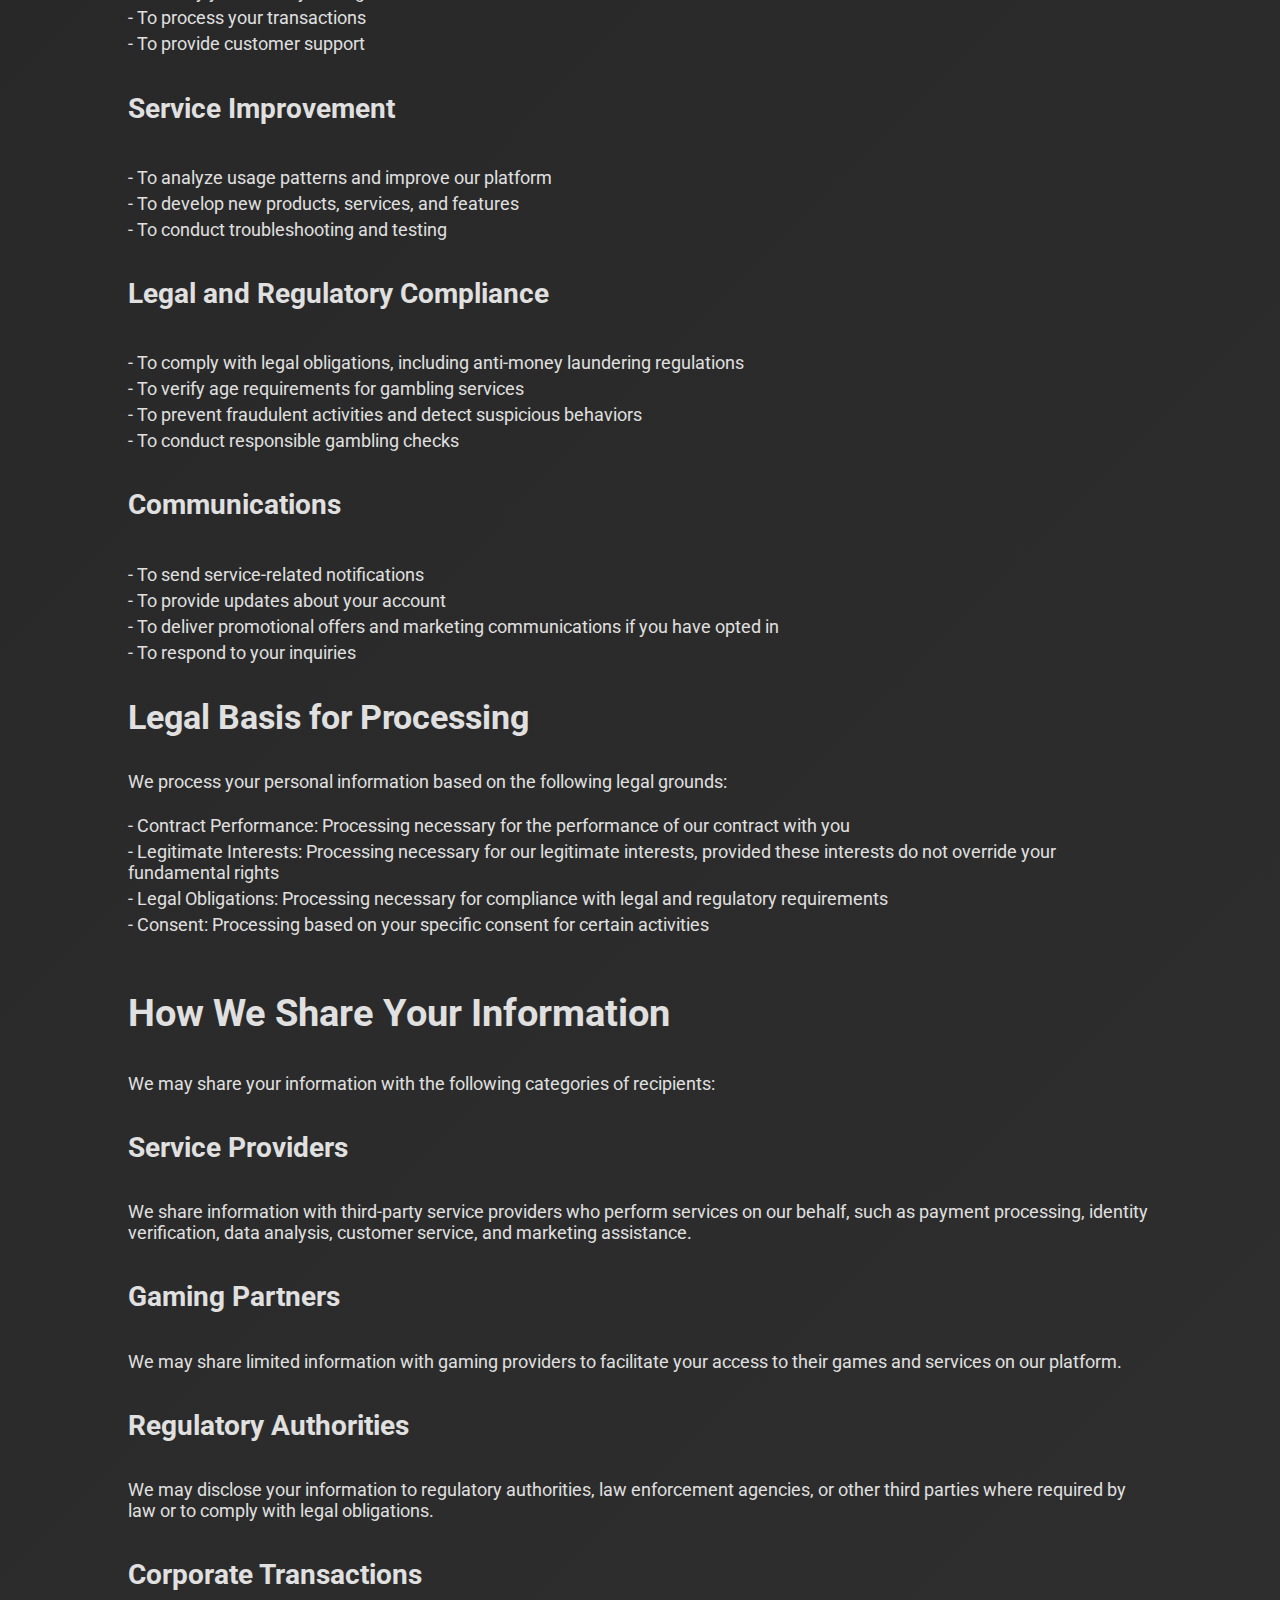
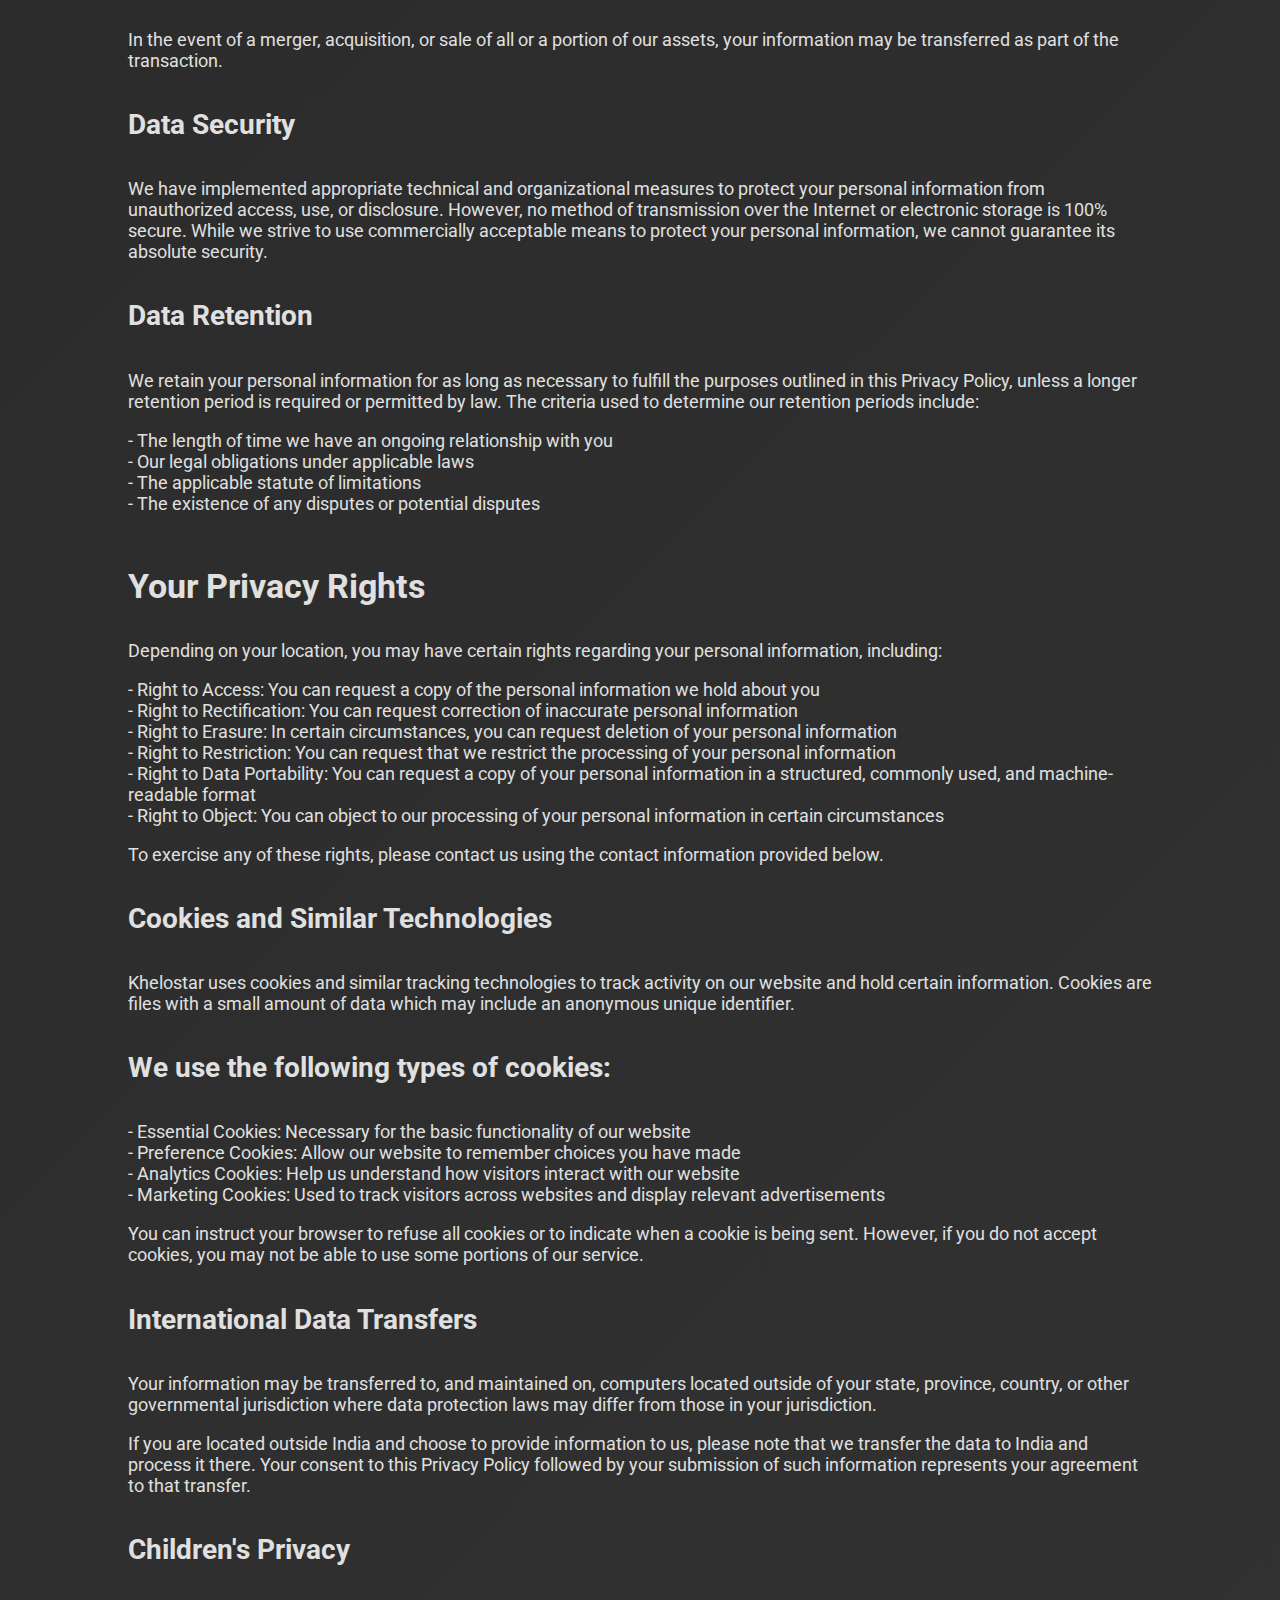
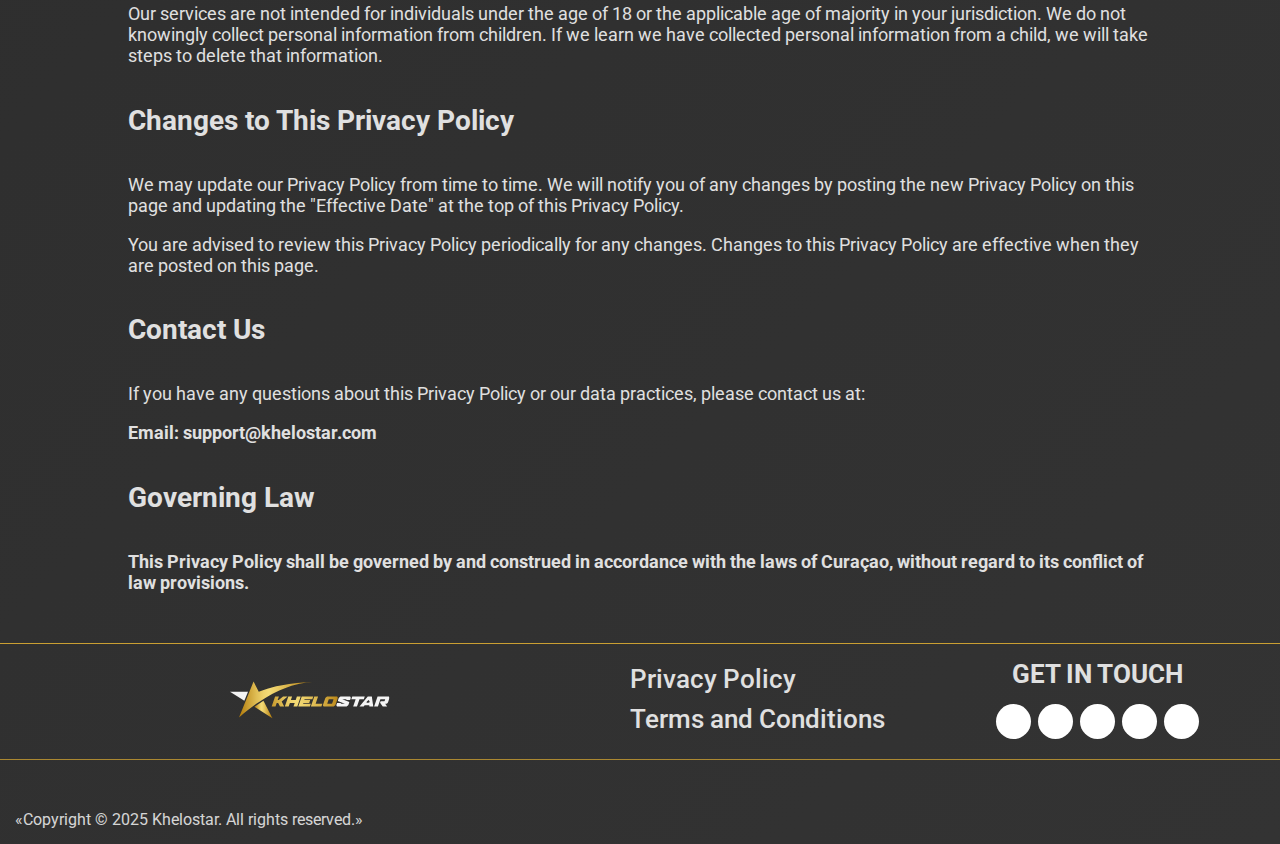
<file: privacy-policy.html>
<!DOCTYPE html>
<html lang="en">
<head>
    <meta charset="UTF-8">
    <meta name="viewport" content="width=device-width, initial-scale=1.0">
    <meta name="description" content="Discover how Khelostar safeguards your personal information, handles your data, and protects your privacy.">
    <title>Khelostar Privacy Policy: Your Data Security</title>
    <link rel="icon" type="image/svg+xml" sizes="32x32" href="./public/khelostar.svg">
    <link rel="stylesheet" href="./src/scss.css">
    <link rel="preconnect" href="https://fonts.googleapis.com">
    <link rel="preconnect" href="https://fonts.gstatic.com" crossorigin>
    <link href="https://fonts.googleapis.com/css2?family=Roboto:ital,wght@0,100..900;1,100..900&display=swap" rel="stylesheet">
    <script type="application/ld+json">
        {
          "@context": "https://schema.org",
          "@type": "WebPage",
          "name": "Khelostar Privacy Policy: Your Data Security",
          "description": "Discover how Khelostar safeguards your personal information, handles your data, and protects your privacy.",
          "url": "https://#/privacy-policy",
          "inLanguage": "en",
          "isPartOf": {
            "@type": "WebSite",
            "name": "Khelostar India",
            "url": "https://#/"
          },
          "publisher": {
            "@type": "Organization",
            "name": "Khelostar",
            "logo": {
              "@type": "ImageObject",
              "url": "https://#/public/khelostar.svg"
            }
          },
          "mainEntity": {
            "@type": "PrivacyPolicyPage",
            "hasPart": [
              {
                "@type": "WebPageElement",
                "name": "Information We Collect",
                "description": "Details of personal, gameplay, and technical information collected by Khelostar."
              },
              {
                "@type": "WebPageElement",
                "name": "How We Use Your Information",
                "description": "Explanation of how Khelostar uses personal information for account management, service improvement, legal compliance, and communications."
              },
              {
                "@type": "WebPageElement",
                "name": "How We Share Your Information",
                "description": "Information about how Khelostar shares data with service providers, gaming partners, regulatory authorities, and in corporate transactions."
              },
              {
                "@type": "WebPageElement",
                "name": "Your Privacy Rights",
                "description": "Details about user rights regarding personal information, including access, rectification, erasure, restriction, data portability, and objection."
              },
              {
                "@type": "WebPageElement",
                "name": "Cookies and Similar Technologies",
                "description": "Information about Khelostar's use of cookies and similar tracking technologies."
              }
            ]
          },
          "speakable": {
            "@type": "SpeakableSpecification",
            "cssSelector": [".privacy-intro"]
          },
          "breadcrumb": {
            "@type": "BreadcrumbList",
            "itemListElement": [
              {
                "@type": "ListItem",
                "position": 1,
                "name": "Home",
                "item": "https://#/"
              },
              {
                "@type": "ListItem",
                "position": 2,
                "name": "Privacy Policy",
                "item": "https://#/privacy-policy"
              }
            ]
          },
          "potentialAction": {
            "@type": "ReadAction",
            "target": {
              "@type": "EntryPoint",
              "urlTemplate": "https://#/privacy-policy"
            }
          },
          "datePublished": "2025-01-01T00:00:00+00:00",
          "dateModified": "2025-03-01T00:00:00+00:00"
        }
    </script>
</head>
<body>
    <div class="wrapper-page">
        <div class="wrapper-content">
            <header class="header">
                <nav class="header-nav">
                    <a rel="nofollow" href="./" class="header-logo">
                        <img src="./public/khelostar.svg" alt="">
                    </a>
                    <div class="header-nav-btns">
                        <a href="https://#/reg/" rel="nofollow">Login</a>
                        <a href="https://#/reg/" rel="nofollow">Register</a>
                    </div>  
                </nav>
            </header>
            <section class="privacy">
                <div class="privacy-intro">
                    <h1 class="color-text">Welcome to Khelostar.</h1>
                    <p>Welcome to Khelostar. We respect your privacy and are committed to protecting your personal data. This Privacy Policy explains how we collect, use, disclose, and safeguard your information when you visit our website and use our services.</p>
                    <p>Please read this Privacy Policy carefully. If you do not agree with the terms of this Privacy Policy, please do not access the site or use our services.</p>
                </div>
                <div class="we-collect">
                    <h2>Information We Collect:</h2>
                    <div class="personal-inf">
                        <h3>Personal Information</h3>
                        <div class="personal-desk">When you register an account with Khelostar, we may collect the following types of personal information:</div>
                        <ul class="personal-list">
                            <li>- Contact information including name, email address, phone number</li>
                            <li>- Date of birth</li>
                            <li>- Gender</li>
                            <li>- Residential address</li>
                            <li>- Identity verification documents</li>
                            <li>- Financial information such as bank account details, payment card information</li>
                            <li>- Username and password</li>
                            <li>- Profile picture if provided</li>
                        </ul>
                    </div>
                    <div class="gameplay-inf">
                        <h3>Gameplay and Transaction Information</h3>
                        <div class="gameplay-desk">We collect information about your activities on our platform, including:</div>
                        <ul class="gameplay-list">
                            <li>- Betting history and patterns</li>
                            <li>- Game preferences</li>
                            <li>- Deposits and withdrawals</li>
                            <li>- Account balances</li>
                            <li>- Bonus usage</li>
                            <li>- Win/loss records</li>
                        </ul>
                    </div>
                    <div class="tech-inf">
                        <h3>Technical Information</h3>
                        <div class="tech-desk">When you use our website or mobile applications, we automatically collect:</div>
                        <ul>
                            <li>- IP address</li>
                            <li>- Browser type and version</li>
                            <li>- Device information including device type, operating system</li>
                            <li>- Time zone setting and location</li>
                            <li>- Browsing actions and patterns</li>
                            <li>- Log data including access times, pages viewed</li>
                            <li>- Cookies and similar technologies</li>
                        </ul>
                    </div>
                    <div class="how-we-use">
                        <h3>How We Use Your Information</h3>
                        <div class="how-use-desk">We use your personal information for the following purposes:</div>
                        <h4>Account Management</h4>
                        <ul>
                            <li>- To create and manage your user account</li>
                            <li>- To verify your identity and age</li>
                            <li>- To process your transactions</li>
                            <li>- To provide customer support</li>
                        </ul>
                        <h4>Service Improvement</h4>
                        <ul>
                            <li>- To analyze usage patterns and improve our platform</li>
                            <li>- To develop new products, services, and features</li>
                            <li>- To conduct troubleshooting and testing</li>
                        </ul>
                        <h4>Legal and Regulatory Compliance</h4>
                        <ul>
                            <li>- To comply with legal obligations, including anti-money laundering regulations</li>
                            <li>- To verify age requirements for gambling services</li>
                            <li>- To prevent fraudulent activities and detect suspicious behaviors</li>
                            <li>- To conduct responsible gambling checks</li>
                        </ul>
                        <h4>Communications</h4>
                        <ul>
                            <li>- To send service-related notifications</li>
                            <li>- To provide updates about your account</li>
                            <li>- To deliver promotional offers and marketing communications if you have opted in</li>
                            <li>- To respond to your inquiries</li>
                        </ul>
                        <h3>Legal Basis for Processing</h3>
                        <div class="legal-desk">We process your personal information based on the following legal grounds:</div>
                        <ul>
                            <li>- Contract Performance: Processing necessary for the performance of our contract with you</li>
                            <li>- Legitimate Interests: Processing necessary for our legitimate interests, provided these interests do not override your fundamental rights</li>
                            <li>- Legal Obligations: Processing necessary for compliance with legal and regulatory requirements</li>
                            <li>- Consent: Processing based on your specific consent for certain activities</li>
                        </ul>
                    </div>
                </div>
                <div class="how-we-share">
                    <h3>How We Share Your Information</h3>
                    <div>We may share your information with the following categories of recipients:</div>
                    <ul>
                        <li><h4>Service Providers</h4><p>We share information with third-party service providers who perform services on our behalf, such as payment processing, identity verification, data analysis, customer service, and marketing assistance.</p></li>
                        <li><h4>Gaming Partners</h4><p>We may share limited information with gaming providers to facilitate your access to their games and services on our platform.</p></li>
                        <li><h4>Regulatory Authorities</h4><p>We may disclose your information to regulatory authorities, law enforcement agencies, or other third parties where required by law or to comply with legal obligations.</p></li>
                        <li><h4>Corporate Transactions</h4><p>In the event of a merger, acquisition, or sale of all or a portion of our assets, your information may be transferred as part of the transaction.</p></li>
                        <li><h4>Data Security</h4><p>We have implemented appropriate technical and organizational measures to protect your personal information from unauthorized access, use, or disclosure. However, no method of transmission over the Internet or electronic storage is 100% secure. While we strive to use commercially acceptable means to protect your personal information, we cannot guarantee its absolute security.</p></li>
                        <li><h4>Data Retention</h4><p>We retain your personal information for as long as necessary to fulfill the purposes outlined in this Privacy Policy, unless a longer retention period is required or permitted by law. The criteria used to determine our retention periods include:</p>
                        <ul>
                            <li>- The length of time we have an ongoing relationship with you</li>
                            <li>- Our legal obligations under applicable laws</li>
                            <li>- The applicable statute of limitations</li>
                            <li>- The existence of any disputes or potential disputes</li>
                        </ul>
                        </li>
                    </ul>
                </div>
                <div class="your-privacy-right">
                    <h3>Your Privacy Rights</h3>
                    <div>Depending on your location, you may have certain rights regarding your personal information, including:</div>
                    <ul>
                        <li>- Right to Access: You can request a copy of the personal information we hold about you</li>
                        <li>- Right to Rectification: You can request correction of inaccurate personal information</li>
                        <li>- Right to Erasure: In certain circumstances, you can request deletion of your personal information</li>
                        <li>- Right to Restriction: You can request that we restrict the processing of your personal information</li>
                        <li>- Right to Data Portability: You can request a copy of your personal information in a structured, commonly used, and machine-readable format</li>
                        <li>- Right to Object: You can object to our processing of your personal information in certain circumstances</li>
                        <p>To exercise any of these rights, please contact us using the contact information provided below.</p>
                    </ul>
                    <h4>Cookies and Similar Technologies</h4>
                    <p>Khelostar uses cookies and similar tracking technologies to track activity on our website and hold certain information. Cookies are files with a small amount of data which may include an anonymous unique identifier.</p>
                    <h4>We use the following types of cookies:</h4>
                    <ul>
                        <li>- Essential Cookies: Necessary for the basic functionality of our website</li>
                        <li>- Preference Cookies: Allow our website to remember choices you have made</li>
                        <li>- Analytics Cookies: Help us understand how visitors interact with our website</li>
                        <li>- Marketing Cookies: Used to track visitors across websites and display relevant advertisements</li>
                        <p>You can instruct your browser to refuse all cookies or to indicate when a cookie is being sent. However, if you do not accept cookies, you may not be able to use some portions of our service.</p>
                    </ul>
                    <h4>International Data Transfers</h4>
                    <p>Your information may be transferred to, and maintained on, computers located outside of your state, province, country, or other governmental jurisdiction where data protection laws may differ from those in your jurisdiction.</p>
                    <p>If you are located outside India and choose to provide information to us, please note that we transfer the data to India and process it there. Your consent to this Privacy Policy followed by your submission of such information represents your agreement to that transfer.</p>
                    <h4>Children's Privacy</h4>
                    <p>Our services are not intended for individuals under the age of 18 or the applicable age of majority in your jurisdiction. We do not knowingly collect personal information from children. If we learn we have collected personal information from a child, we will take steps to delete that information.</p>
                    <h4>Changes to This Privacy Policy</h4>
                    <p>We may update our Privacy Policy from time to time. We will notify you of any changes by posting the new Privacy Policy on this page and updating the "Effective Date" at the top of this Privacy Policy.</p>
                    <p>You are advised to review this Privacy Policy periodically for any changes. Changes to this Privacy Policy are effective when they are posted on this page.</p>
                    <h4>Contact Us</h4>
                    <p>If you have any questions about this Privacy Policy or our data practices, please contact us at:</p>
                    <strong>Email: support@khelostar.com</strong>
                    <h4>Governing Law</h4>
                    <strong>This Privacy Policy shall be governed by and construed in accordance with the laws of Curaçao, without regard to its conflict of law provisions.</strong>
                </div>
            </section>
            <footer class="footer">
                <div class="footer-container">
                  <div class="footer-logo">
                    <a rel="nofollow" href="./"><img src="./public/khelostar.svg" alt=""></a>
                  </div>
                  <div class="footer-nav-social-container">
                    <nav class="footer-nav">
                      <a href="/" rel="nofollow">Privacy Policy</a>
                      <a href="./terms-and-conditions" rel="nofollow">Terms and Conditions</a>
                    </nav>
                    <div class="footer-social-networks">
                      <div class="footer-social-container">
                        <span>GET IN TOUCH</span>
                        <div>
                          <a href="https://www.facebook.com/" rel="nofollow"><img src="./public/facebook-f-brands-solid.svg" loading="lazy" alt=""></a>
                          <a href="https://www.instagram.com/" rel="nofollow"><img src="./public/instagram-brands-solid.svg" loading="lazy" alt=""></a>
                          <a href="https://twitter.com/" rel="nofollow"><img src="./public/x-twitter-brands-solid.svg" loading="lazy" alt=""></a>
                          <a href="https://in.pinterest.com/" rel="nofollow"><img src="./public/pinterest-brands-solid.svg" loading="lazy" alt=""></a>
                          <a href="https://mail.google.com/" rel="nofollow"><img src="./public/mailregular.svg" loading="lazy" alt=""></a>
                        </div>
                      </div>
                    </div>
                  </div>
                </div>
                <div class="footer-copy-info">
                  «Copyright © 2025 Khelostar. All rights reserved.»
                </div>
            </footer>
        </div>
    </div>
    <div class="scroll-btn"><div></div></div>
    <script type="module" src="./src/privacy.js"></script>
</body>
</html>
</file>
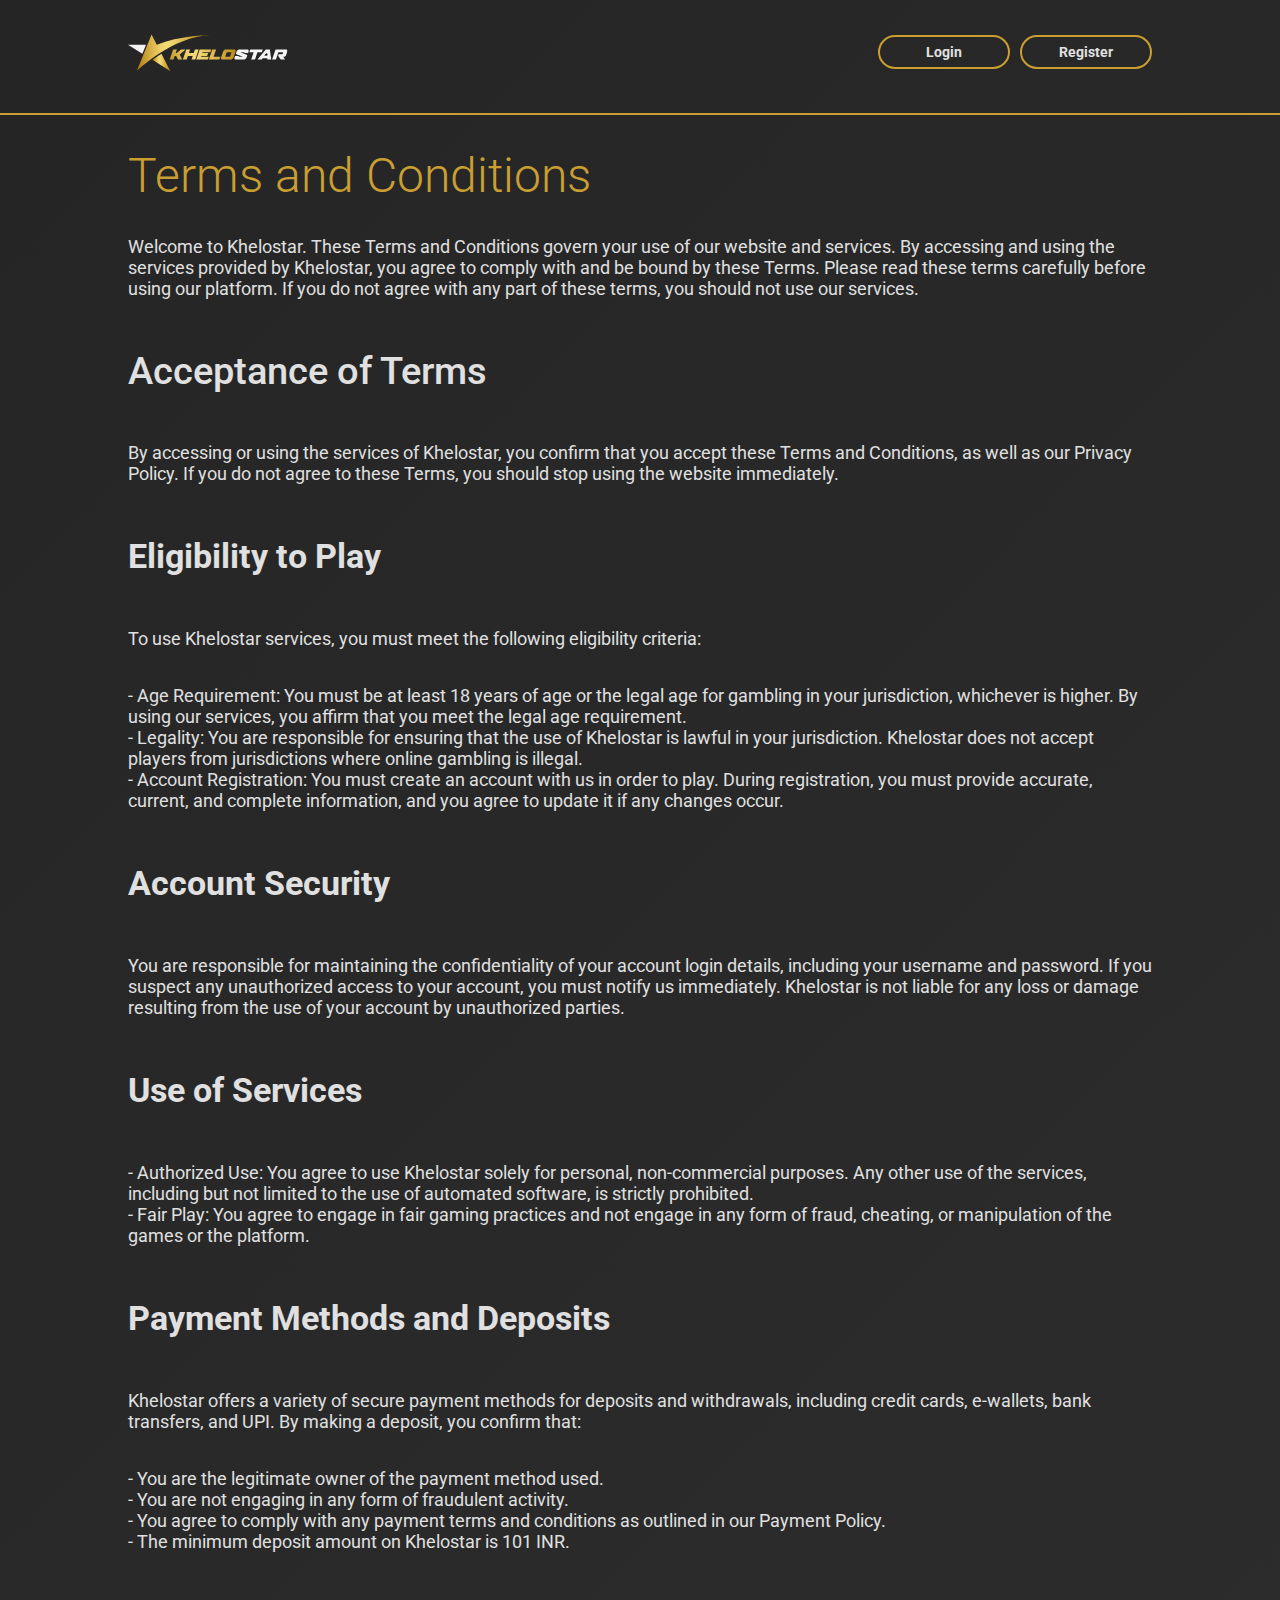
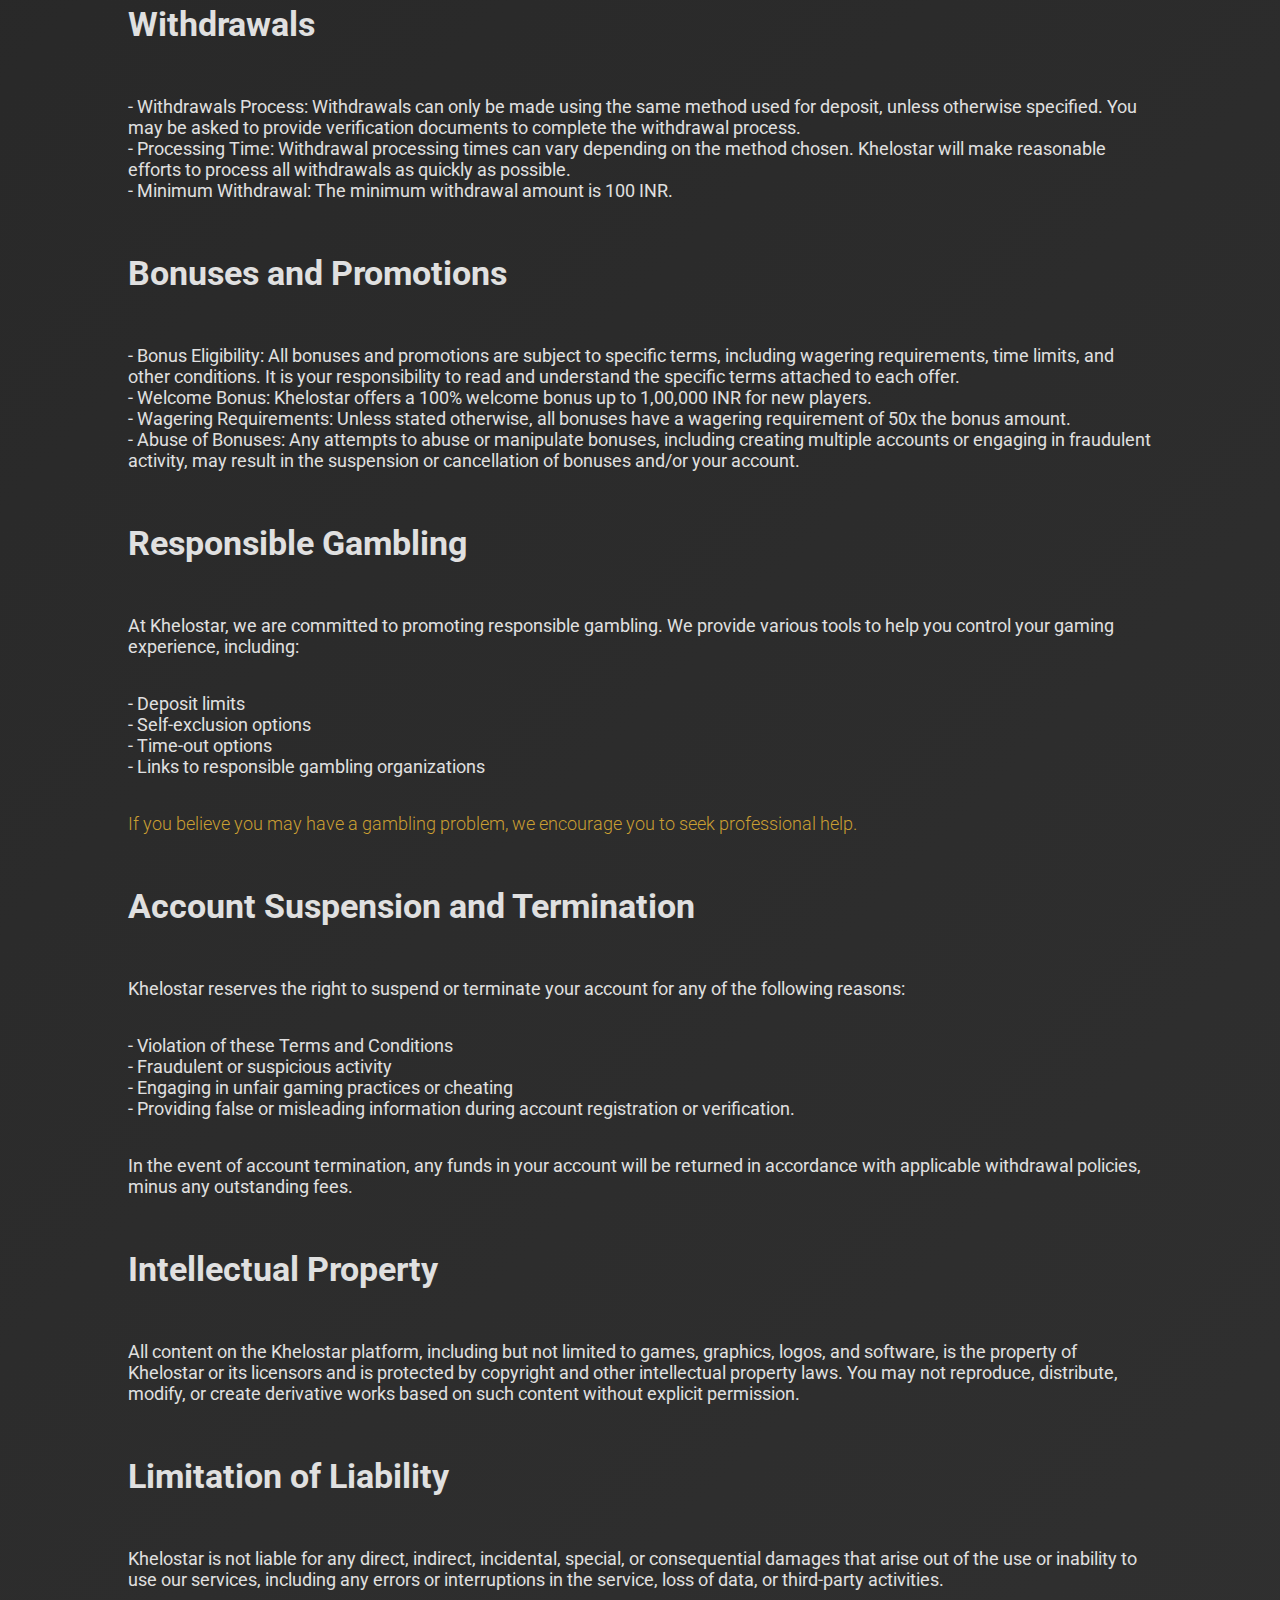
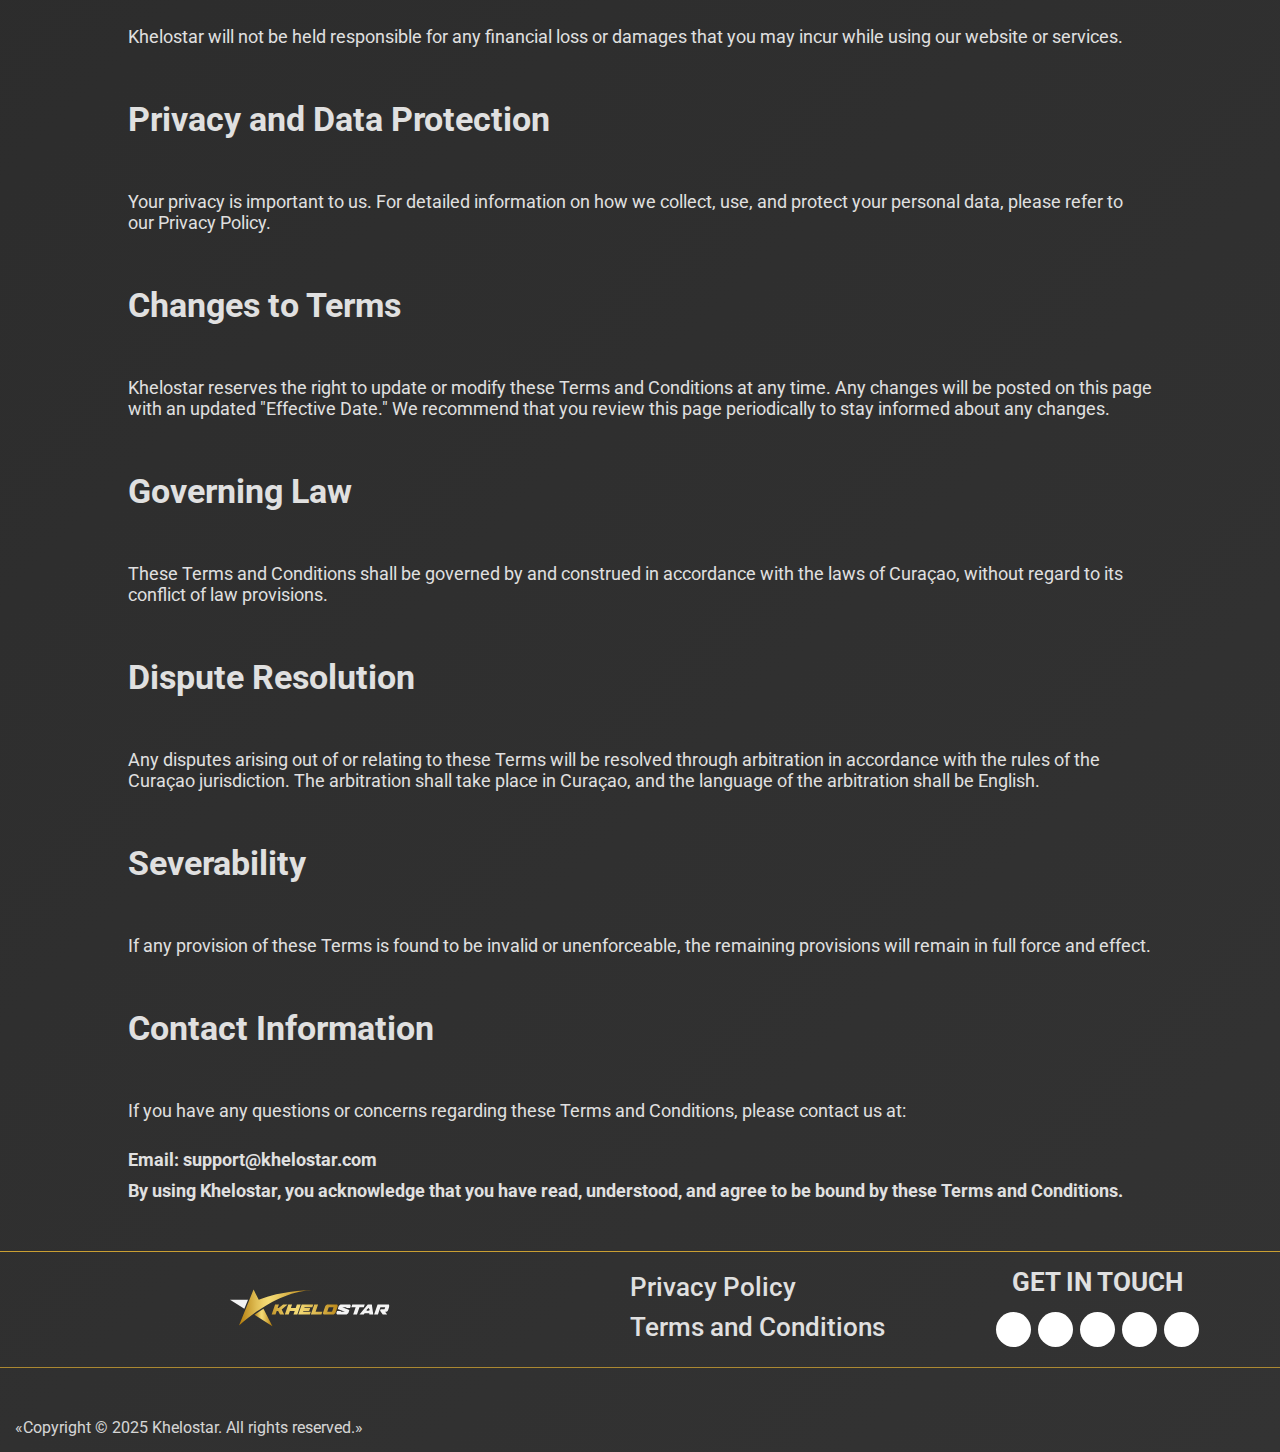
<file: terms-and-conditions.html>
<!DOCTYPE html>
<html lang="en">
<head>
    <meta charset="UTF-8">
    <meta name="viewport" content="width=device-width, initial-scale=1.0">
    <meta name="description" content="Review Khelostar's complete terms of service covering account security, and responsible gambling practices for a safe gaming experience.">
    <title>Khelostar Terms & Conditions: Fair Gaming Rules</title>
    <link rel="icon" type="image/svg+xml" sizes="32x32" href="./public/khelostar.svg">
    <link rel="stylesheet" href="./src/scss.css">
    <link rel="preconnect" href="https://fonts.googleapis.com">
    <link rel="preconnect" href="https://fonts.gstatic.com" crossorigin>
    <link href="https://fonts.googleapis.com/css2?family=Roboto:ital,wght@0,100..900;1,100..900&display=swap" rel="stylesheet">
    <script type="application/ld+json">
        {
          "@context": "https://schema.org",
          "@type": "WebPage",
          "name": "Khelostar Terms & Conditions: Fair Gaming Rules",
          "description": "Review Khelostar's complete terms of service covering account security, and responsible gambling practices for a safe gaming experience.",
          "url": "https://#/terms-and-conditions",
          "inLanguage": "en",
          "isPartOf": {
            "@type": "WebSite",
            "name": "Khelostar India",
            "url": "https://#/"
          },
          "publisher": {
            "@type": "Organization",
            "name": "Khelostar",
            "logo": {
              "@type": "ImageObject",
              "url": "https://#/public/khelostar.svg"
            }
          },
          "mainEntity": {
            "@type": "TermsAndConditions",
            "about": {
              "@type": "Service",
              "name": "Khelostar Gaming Platform",
              "serviceType": "Online Gambling and Casino Services"
            },
            "hasPart": [
              {
                "@type": "WebPageElement",
                "name": "Acceptance of Terms",
                "description": "By accessing or using the services of Khelostar, you confirm that you accept these Terms and Conditions, as well as our Privacy Policy."
              },
              {
                "@type": "WebPageElement",
                "name": "Eligibility to Play",
                "description": "Users must be at least 18 years of age and ensure that using Khelostar is lawful in their jurisdiction."
              },
              {
                "@type": "WebPageElement",
                "name": "Account Security",
                "description": "Users are responsible for maintaining the confidentiality of their account login details."
              },
              {
                "@type": "WebPageElement",
                "name": "Payment Methods and Deposits",
                "description": "Information about secure payment methods including credit cards, e-wallets, bank transfers, and UPI."
              },
              {
                "@type": "WebPageElement",
                "name": "Bonuses and Promotions",
                "description": "Details about welcome bonus, wagering requirements, and bonus eligibility conditions."
              },
              {
                "@type": "WebPageElement",
                "name": "Responsible Gambling",
                "description": "Khelostar's commitment to promoting responsible gambling through various tools and resources."
              }
            ]
          },
          "speakable": {
            "@type": "SpeakableSpecification",
            "cssSelector": [".terms-intro"]
          },
          "breadcrumb": {
            "@type": "BreadcrumbList",
            "itemListElement": [
              {
                "@type": "ListItem",
                "position": 1,
                "name": "Home",
                "item": "https://#/"
              },
              {
                "@type": "ListItem",
                "position": 2,
                "name": "Terms and Conditions",
                "item": "https://#/terms-and-conditions"
              }
            ]
          },
          "potentialAction": {
            "@type": "ReadAction",
            "target": {
              "@type": "EntryPoint",
              "urlTemplate": "https://#/terms-and-conditions"
            }
          },
          "datePublished": "2025-01-01T00:00:00+00:00",
          "dateModified": "2025-03-01T00:00:00+00:00",
          "offers": {
            "@type": "Offer",
            "name": "Welcome Bonus",
            "description": "100% welcome bonus up to 1,00,000 INR for new players with 50x wagering requirement",
            "priceCurrency": "INR",
            "price": "0"
          },
          "audience": {
            "@type": "Audience",
            "audienceType": "Adults, 18+",
            "geographicArea": {
              "@type": "Country",
              "name": "India"
            }
          }
        }
    </script>
</head>
<body>
    <div class="wrapper-page">
        <div class="wrapper-content">
            <header class="header">
                <nav class="header-nav">
                    <a rel="nofollow" href="./" class="header-logo">
                        <img src="./public/khelostar.svg" alt="">
                    </a>
                    <div class="header-nav-btns">
                        <a href="https://#/reg/" rel="nofollow">Login</a>
                        <a href="https://#/reg/" rel="nofollow">Register</a>
                    </div>
                </nav>
            </header>
            <section class="terms-sect">
                <div class="terms-intro">
                    <h1 class="color-text">Terms and Conditions</h1>
                    <p>Welcome to Khelostar. These Terms and Conditions govern your use of our website and services. By accessing and using the services provided by Khelostar, you agree to comply with and be bound by these Terms. Please read these terms carefully before using our platform. If you do not agree with any part of these terms, you should not use our services.</p>
                </div>
                <h2>Acceptance of Terms</h2>
                <p>By accessing or using the services of Khelostar, you confirm that you accept these Terms and Conditions, as well as our Privacy Policy. If you do not agree to these Terms, you should stop using the website immediately.</p>
                <h3>Eligibility to Play</h3>
                <p>To use Khelostar services, you must meet the following eligibility criteria:</p>
                <ul>
                    <li>- Age Requirement: You must be at least 18 years of age or the legal age for gambling in your jurisdiction, whichever is higher. By using our services, you affirm that you meet the legal age requirement.</li>
                    <li>- Legality: You are responsible for ensuring that the use of Khelostar is lawful in your jurisdiction. Khelostar does not accept players from jurisdictions where online gambling is illegal.</li>
                    <li>- Account Registration: You must create an account with us in order to play. During registration, you must provide accurate, current, and complete information, and you agree to update it if any changes occur.</li>
                </ul>
                <h3>Account Security</h3>
                <p>You are responsible for maintaining the confidentiality of your account login details, including your username and password. If you suspect any unauthorized access to your account, you must notify us immediately. Khelostar is not liable for any loss or damage resulting from the use of your account by unauthorized parties.</p>
                <h3>Use of Services</h3>
                <ul>
                    <li>- Authorized Use: You agree to use Khelostar solely for personal, non-commercial purposes. Any other use of the services, including but not limited to the use of automated software, is strictly prohibited.</li>
                    <li>- Fair Play: You agree to engage in fair gaming practices and not engage in any form of fraud, cheating, or manipulation of the games or the platform.</li>
                </ul>
                <h3>Payment Methods and Deposits</h3>
                <p>Khelostar offers a variety of secure payment methods for deposits and withdrawals, including credit cards, e-wallets, bank transfers, and UPI. By making a deposit, you confirm that:</p>
                <ul>
                    <li>- You are the legitimate owner of the payment method used.</li>
                    <li>- You are not engaging in any form of fraudulent activity.</li>
                    <li>- You agree to comply with any payment terms and conditions as outlined in our Payment Policy.</li>
                    <li>- The minimum deposit amount on Khelostar is 101 INR.</li>
                </ul>
                <h3>Withdrawals</h3>
                <ul>
                    <li>- Withdrawals Process: Withdrawals can only be made using the same method used for deposit, unless otherwise specified. You may be asked to provide verification documents to complete the withdrawal process.</li>
                    <li>- Processing Time: Withdrawal processing times can vary depending on the method chosen. Khelostar will make reasonable efforts to process all withdrawals as quickly as possible.</li>
                    <li>- Minimum Withdrawal: The minimum withdrawal amount is 100 INR.</li>
                </ul>
                <h3>Bonuses and Promotions</h3>
                <ul>
                    <li>- Bonus Eligibility: All bonuses and promotions are subject to specific terms, including wagering requirements, time limits, and other conditions. It is your responsibility to read and understand the specific terms attached to each offer.</li>
                    <li>- Welcome Bonus: Khelostar offers a 100% welcome bonus up to 1,00,000 INR for new players.</li>
                    <li>- Wagering Requirements: Unless stated otherwise, all bonuses have a wagering requirement of 50x the bonus amount.</li>
                    <li>- Abuse of Bonuses: Any attempts to abuse or manipulate bonuses, including creating multiple accounts or engaging in fraudulent activity, may result in the suspension or cancellation of bonuses and/or your account.</li>
                </ul>
                <h3>Responsible Gambling</h3>
                <p>At Khelostar, we are committed to promoting responsible gambling. We provide various tools to help you control your gaming experience, including:</p>
                <ul>
                    <li>- Deposit limits</li>
                    <li>- Self-exclusion options</li>
                    <li>- Time-out options</li>
                    <li>- Links to responsible gambling organizations</li>
                </ul>
                <p class="color-text">If you believe you may have a gambling problem, we encourage you to seek professional help.</p>
                <h3>Account Suspension and Termination</h3>
                <p>Khelostar reserves the right to suspend or terminate your account for any of the following reasons:</p>
                <ul>
                    <li>- Violation of these Terms and Conditions</li>
                    <li>- Fraudulent or suspicious activity</li>
                    <li>- Engaging in unfair gaming practices or cheating</li>
                    <li>- Providing false or misleading information during account registration or verification.</li>
                </ul>
                <p>In the event of account termination, any funds in your account will be returned in accordance with applicable withdrawal policies, minus any outstanding fees.</p>
                <h3>Intellectual Property</h3>
                <p>All content on the Khelostar platform, including but not limited to games, graphics, logos, and software, is the property of Khelostar or its licensors and is protected by copyright and other intellectual property laws. You may not reproduce, distribute, modify, or create derivative works based on such content without explicit permission.</p>
                <h3>Limitation of Liability</h3>
                <p>Khelostar is not liable for any direct, indirect, incidental, special, or consequential damages that arise out of the use or inability to use our services, including any errors or interruptions in the service, loss of data, or third-party activities.</p>
                <p>Khelostar will not be held responsible for any financial loss or damages that you may incur while using our website or services.</p>
                <h3>Privacy and Data Protection</h3>
                <p>Your privacy is important to us. For detailed information on how we collect, use, and protect your personal data, please refer to our Privacy Policy.</p>
                <h3>Changes to Terms</h3>
                <p>Khelostar reserves the right to update or modify these Terms and Conditions at any time. Any changes will be posted on this page with an updated "Effective Date." We recommend that you review this page periodically to stay informed about any changes.</p>
                <h3>Governing Law</h3>
                <p>These Terms and Conditions shall be governed by and construed in accordance with the laws of Curaçao, without regard to its conflict of law provisions.</p>
                <h3>Dispute Resolution</h3>
                <p>Any disputes arising out of or relating to these Terms will be resolved through arbitration in accordance with the rules of the Curaçao jurisdiction. The arbitration shall take place in Curaçao, and the language of the arbitration shall be English.</p>
                <h3>Severability</h3>
                <p>If any provision of these Terms is found to be invalid or unenforceable, the remaining provisions will remain in full force and effect.</p>
                <h3>Contact Information</h3>
                <p>If you have any questions or concerns regarding these Terms and Conditions, please contact us at:</p>
                <strong>Email: support@khelostar.com</strong>
                <strong>By using Khelostar, you acknowledge that you have read, understood, and agree to be bound by these Terms and Conditions.</strong>   
            </section>
            <footer class="footer">
                <div class="footer-container">
                  <div class="footer-logo">
                    <a rel="nofollow" href="./"><img src="./public/khelostar.svg" alt=""></a>
                  </div>
                  <div class="footer-nav-social-container">
                    <nav class="footer-nav">
                      <a href="./privacy-policy" rel="nofollow">Privacy Policy</a>
                      <a href="/" rel="nofollow">Terms and Conditions</a>
                    </nav>
                    <div class="footer-social-networks">
                      <div class="footer-social-container">
                        <span>GET IN TOUCH</span>
                        <div>
                          <a href="https://www.facebook.com/" rel="nofollow"><img src="./public/facebook-f-brands-solid.svg" loading="lazy" alt=""></a>
                          <a href="https://www.instagram.com/" rel="nofollow"><img src="./public/instagram-brands-solid.svg" loading="lazy" alt=""></a>
                          <a href="https://twitter.com/" rel="nofollow"><img src="./public/x-twitter-brands-solid.svg" loading="lazy" alt=""></a>
                          <a href="https://in.pinterest.com/" rel="nofollow"><img src="./public/pinterest-brands-solid.svg" loading="lazy" alt=""></a>
                          <a href="https://mail.google.com/" rel="nofollow"><img src="./public/mailregular.svg" loading="lazy" alt=""></a>
                        </div>
                      </div>
                    </div>
                  </div>
                </div>
                <div class="footer-copy-info">
                  «Copyright © 2025 Khelostar. All rights reserved.»
                </div>
            </footer>
        </div>
    </div>
    <div class="scroll-btn"><div></div></div>
    <script type="module" src="./src/terms.js"></script>
</body>
</html>
</file>
<file: src/scss.css>
body {
  margin: 0px;
  padding: 0px;
}

img {
  display: block;
}

* {
  box-sizing: border-box;
  color: #e0e0e0;
}

a {
  all: unset;
}

button {
  all: unset;
}

.color-text {
  color: #ca9f32;
  font-weight: 300;
}

h2 {
  font-weight: 500;
}

.wrapper-page {
  width: 100%;
  display: flex;
  justify-content: center;
  color: white;
  font-family: "Roboto", sans-serif;
}
.wrapper-page .wrapper-content {
  width: 100%;
  background: linear-gradient(135deg, #252525, #333333);
  display: flex;
  flex-direction: column;
}

.main-content {
  display: flex;
  flex-direction: column;
  gap: 10px;
}

.top-section {
  width: 100%;
  min-height: 400px;
  background-size: cover;
  background-repeat: no-repeat;
  background-position: 64%;
  position: relative;
  animation: backgroundSlide 50s infinite;
  transition: 0.3s;
}
@keyframes backgroundSlide {
  0%, 100% {
    background-image: url(/public/criket.webp);
    background-position: 90%;
  }
  33% {
    background-image: url(/public/main-mega-try_11zon_11zon.webp);
    background-position: 98%;
  }
  66% {
    background-image: url(/public/tryman_11zon_11zon.webp);
    background-position: 90%;
  }
}
.top-section .top-section-container {
  width: 100%;
  background-color: rgba(0, 0, 0, 0.78);
  min-height: 400px;
  display: flex;
  justify-content: center;
  padding-top: 15px;
}

.top-section-content {
  width: 90%;
  min-height: 400px;
  padding-bottom: 15px;
}
.top-section-content h1 {
  margin-top: 0px;
  font-size: clamp(28px, 5vw, 48px);
}
.top-section-content p {
  font-weight: 300;
  font-size: clamp(17px, 3vw, 20px);
}
.top-section-content a {
  width: 50%;
  display: flex;
  justify-content: center;
  align-items: center;
  min-height: 40px;
  font-size: clamp(14px, 2vw, 24px);
  border: #ca9f32 solid 2px;
  border-radius: 30px;
  cursor: pointer;
  font-weight: 500;
  margin-top: 50px;
}
.top-section-content a:hover {
  background: linear-gradient(180deg, #F0D670 0%, #BB891A 70.86%);
  color: black;
}

.our-sections {
  width: 90%;
  margin: 0 auto;
}

.popular-sections .popular-sections-intro h2 {
  font-size: clamp(24px, 4.5vw, 38px);
}
.popular-sections .popular-sections-intro p {
  font-size: clamp(15px, 3vw, 18px);
}

.popular-sections-content {
  margin-top: 30px;
  display: flex;
  flex-direction: column;
  gap: 20px;
}

.sports-betting {
  width: 100%;
}
.sports-betting h3 {
  font-size: clamp(20px, 5vw, 34px);
}
.sports-betting div {
  display: flex;
  justify-content: center;
  width: 100%;
}
.sports-betting div img {
  width: 100%;
  border-radius: 20px;
}
.sports-betting p {
  font-size: clamp(15px, 3vw, 18px);
}

.betting-exchange h3 {
  font-size: clamp(20px, 5vw, 34px);
}
.betting-exchange p {
  font-size: clamp(15px, 3vw, 18px);
}

.casino-games h3 {
  font-size: clamp(20px, 5vw, 34px);
}
.casino-games p {
  font-size: clamp(15px, 3vw, 18px);
}
.casino-games div {
  display: flex;
  justify-content: center;
  width: 100%;
}
.casino-games div img {
  width: 100%;
  border: 2px solid #ca9f32;
  width: 100%;
  border-radius: 20px;
  transition: 0.3s;
  cursor: pointer;
  margin-bottom: 30px;
}
.casino-games div img:hover {
  transform: scale(1.08);
  transition: 0.3s;
  box-shadow: 0 0 8px 1px #ca9f32;
}

.live-betting h3 {
  font-size: clamp(20px, 5vw, 34px);
}
.live-betting p {
  font-size: clamp(15px, 3vw, 18px);
}

.khelostar-live-betting .khelostar-live-betting-intro h2 {
  font-size: clamp(24px, 4.5vw, 38px);
  font-weight: 700;
}
.khelostar-live-betting .khelostar-live-betting-intro p {
  font-size: clamp(15px, 3vw, 18px);
}

.khelostar-live-betting-current h3 {
  font-size: clamp(20px, 5vw, 34px);
}
.khelostar-live-betting-current div {
  display: flex;
  justify-content: center;
  width: 100%;
}
.khelostar-live-betting-current div img {
  width: 100%;
  border-radius: 20px;
}
.khelostar-live-betting-current p {
  font-size: clamp(15px, 3vw, 18px);
}

.cricket-betting h4 {
  font-size: clamp(16px, 3.5vw, 28px);
}
.cricket-betting div {
  display: flex;
  justify-content: center;
  width: 100%;
}
.cricket-betting div img {
  width: 100%;
  border-radius: 20px;
}
.cricket-betting p {
  font-size: clamp(15px, 3vw, 18px);
}

.footbal-betting h4 {
  font-size: clamp(16px, 3.5vw, 28px);
}
.footbal-betting div {
  display: flex;
  justify-content: center;
  width: 100%;
}
.footbal-betting div img {
  width: 100%;
  border-radius: 20px;
}
.footbal-betting p {
  font-size: clamp(15px, 3vw, 18px);
}

.tennis-betting h4 {
  font-size: clamp(16px, 3.5vw, 28px);
}
.tennis-betting div {
  display: flex;
  justify-content: center;
  width: 100%;
}
.tennis-betting div img {
  width: 100%;
  border-radius: 20px;
}
.tennis-betting p {
  font-size: clamp(15px, 3vw, 18px);
}

.khelostar-casino .khelostar-casino-intro h2 {
  font-size: clamp(24px, 4.5vw, 38px);
}
.khelostar-casino .khelostar-casino-intro p {
  font-size: clamp(15px, 3vw, 18px);
}

.popular-khelostar-slots .popular-khelostar-slots-intro h3 {
  font-size: clamp(20px, 5vw, 34px);
}
.popular-khelostar-slots .popular-khelostar-slots-intro p {
  font-size: clamp(15px, 3vw, 18px);
}

.popular-slots-imgs-container {
  display: flex;
  flex-wrap: wrap;
  gap: 12px;
  padding-top: 15px;
  padding-right: 5px;
}
.popular-slots-imgs-container div {
  display: flex;
  gap: 12px;
  flex-wrap: wrap;
}
.popular-slots-imgs-container div img {
  width: 35%;
  border-radius: 20px;
  cursor: pointer;
  transition: 0.3s;
  flex: 1;
}
.popular-slots-imgs-container div img:hover {
  transform: scale(1.1);
  transition: 0.3s;
  box-shadow: 0 12px 42px rgba(202, 159, 50, 0.2);
  position: relative;
  z-index: 0;
}

.khelostar-casino-table-games h3 {
  font-size: clamp(20px, 5vw, 34px);
}
.khelostar-casino-table-games div {
  display: flex;
  justify-content: center;
  width: 100%;
}
.khelostar-casino-table-games div img {
  width: 100%;
  border-radius: 20px;
}
.khelostar-casino-table-games p {
  font-size: clamp(15px, 3vw, 18px);
}

.khelostar-casino-live-dealers h3 {
  font-size: clamp(20px, 5vw, 34px);
}
.khelostar-casino-live-dealers p {
  font-size: clamp(15px, 3vw, 18px);
}

.casino-live-dealers-imgs-container {
  display: flex;
  flex-wrap: wrap;
  gap: 15px;
  padding-top: 15px;
  padding-right: 5px;
}
.casino-live-dealers-imgs-container div {
  display: flex;
  gap: 5px;
}
.casino-live-dealers-imgs-container div img {
  width: 33%;
  border-radius: 20px;
  cursor: pointer;
  transition: 0.3s;
}
.casino-live-dealers-imgs-container div img:hover {
  transform: scale(1.1);
  transition: 0.3s;
  box-shadow: 0 12px 42px rgba(202, 159, 50, 0.2);
}

.khelostar-indian-games h3 {
  font-size: clamp(20px, 5vw, 34px);
}
.khelostar-indian-games div {
  display: flex;
  justify-content: center;
  width: 100%;
}
.khelostar-indian-games div img {
  width: 100%;
  border-radius: 20px;
}
.khelostar-indian-games p {
  font-size: clamp(15px, 3vw, 18px);
}

.bonuses-and-promotions .bonuses-and-promotions-intro h2 {
  font-size: clamp(24px, 4.5vw, 38px);
}
.bonuses-and-promotions .bonuses-and-promotions-intro p {
  font-size: clamp(15px, 3vw, 18px);
}
.bonuses-and-promotions .bonuses-and-promotions-container {
  display: flex;
  gap: 15px;
  flex-wrap: wrap;
}
.bonuses-and-promotions .bonuses-and-promotions-container div {
  flex: 1;
  display: flex;
  flex-direction: column;
  align-items: center;
  gap: 20px;
}
.bonuses-and-promotions .bonuses-and-promotions-container div div {
  background-color: #e0e0e0;
  border-radius: 20px;
  min-width: 242px;
  cursor: pointer;
  position: relative;
  background: linear-gradient(135deg, #252525, #333333);
  box-shadow: 0 6px 12px rgba(202, 159, 50, 0.2);
}
.bonuses-and-promotions .bonuses-and-promotions-container div div h3 {
  color: #ca9f32;
}
.bonuses-and-promotions .bonuses-and-promotions-container div div h3 span {
  background-image: url(/public/yellow-arrow.svg);
}
.bonuses-and-promotions .bonuses-and-promotions-container div .sa {
  width: 91.8%;
}
.bonuses-and-promotions .bonuses-and-promotions-container div img {
  width: 100%;
  border-radius: 20px;
  -webkit-user-select: none;
     -moz-user-select: none;
          user-select: none;
}
.bonuses-and-promotions .bonuses-and-promotions-container div h3 {
  cursor: pointer;
  -webkit-user-select: none;
     -moz-user-select: none;
          user-select: none;
  display: flex;
  color: black;
  align-items: center;
  gap: 20px;
  font-size: clamp(15px, 4.5vw, 20px);
}
.bonuses-and-promotions .bonuses-and-promotions-container div p {
  font-size: clamp(12px, 4.5vw, 15px);
  padding: 0px 15px;
  margin-top: 0;
}

.bonuses-and-promotions {
  padding-top: 30px;
}
.bonuses-and-promotions .bonuses-and-promotions-intro h2 {
  font-size: clamp(24px, 4.5vw, 38px);
}
.bonuses-and-promotions .bonuses-and-promotions-intro p {
  font-size: clamp(15px, 3vw, 18px);
}

.how-to-start .how-to-start-intro h2 {
  font-size: clamp(24px, 4.5vw, 38px);
}
.how-to-start .how-to-start-intro h2 span {
  font-weight: 700;
}
.how-to-start .how-to-start-intro p {
  font-size: clamp(15px, 3vw, 18px);
}
.how-to-start a {
  width: 50%;
  display: flex;
  justify-content: center;
  align-items: center;
  min-height: 40px;
  font-size: clamp(15px, 3vw, 18px);
  border: #ca9f32 solid 2px;
  border-radius: 30px;
  cursor: pointer;
  font-weight: 500;
  margin-top: 40px;
}
.how-to-start a:hover {
  background: linear-gradient(180deg, #F0D670 0%, #BB891A 70.86%);
  color: black;
}

.how-to-start-list {
  list-style: none;
  padding: 0;
  flex-basis: 50%;
}
.how-to-start-list li {
  margin-top: 20px;
  padding: 10px;
  border-radius: 15px;
}
.how-to-start-list li .how-to-start-list-img {
  display: flex;
  justify-content: center;
}
.how-to-start-list li .how-to-start-list-img img {
  border: 2px solid #ca9f32;
  width: 100%;
  border-radius: 20px;
  transition: 0.3s;
  cursor: pointer;
}
.how-to-start-list li .how-to-start-list-img img:hover {
  transform: scale(1.1);
  transition: 0.3s;
  box-shadow: 0 0 8px 1px #ca9f32;
}
.how-to-start-list li h3 {
  font-size: clamp(20px, 5vw, 34px);
  font-weight: 500;
}
.how-to-start-list li p {
  font-size: clamp(15px, 3vw, 18px);
  padding-left: 15px;
}

.khelostar-mobile-app-intro h2 {
  font-size: clamp(24px, 4.5vw, 38px);
  font-weight: 700;
}
.khelostar-mobile-app-intro p {
  font-size: clamp(15px, 3vw, 18px);
}

.khelostar-mobile-app .khelostar-mobile-app-list {
  list-style: none;
  padding: 0;
}
.khelostar-mobile-app .khelostar-mobile-app-list li {
  border: 2px solid #ca9f32;
  margin-top: 20px;
  padding: 10px;
  border-radius: 15px;
  cursor: pointer;
  transition: 0.3s;
}
.khelostar-mobile-app .khelostar-mobile-app-list li:hover {
  border: 2px solid #ca9f32;
  box-shadow: 0 0 15px 1px #ca9f32;
  transition: 0.3s;
}
.khelostar-mobile-app .khelostar-mobile-app-list li:hover h3 {
  color: #ca9f32;
}
.khelostar-mobile-app .khelostar-mobile-app-list li h3 {
  font-size: clamp(20px, 5vw, 34px);
  font-weight: 700;
}
.khelostar-mobile-app .khelostar-mobile-app-list li p {
  font-size: clamp(15px, 3vw, 18px);
  padding-left: 15px;
}

.faq {
  color: white;
  width: 100%;
  display: flex;
  flex-direction: column;
  gap: 12px;
  padding-top: 50px;
}
.faq h2 {
  color: white;
  font-size: clamp(24px, 4.5vw, 38px);
  margin-bottom: 35px;
}
.faq .faq-question {
  border-radius: 15px;
  background-color: black;
  display: flex;
  flex-direction: column;
  overflow: hidden;
  cursor: pointer;
  font-size: clamp(15px, 3vw, 18px);
  margin-top: 0px;
  color: #ca9f32;
  border: 2px solid white;
  transition: 0.3s;
}
.faq .faq-question:hover {
  background-color: rgba(255, 255, 255, 0.2);
  border: 2px solid #ca9f32;
  color: white;
  transition: 0.3s;
}
.faq .faq-question:hover .question-text {
  border-top: 2px solid #ca9f32;
}
.faq .faq-question .title-question-plus {
  width: 100%;
  display: flex;
  align-items: center;
  justify-content: space-between;
  padding-right: 10px;
  gap: 20px;
}
.faq .faq-question .title-question-plus h3 {
  padding-left: 15px;
  -webkit-user-select: none;
     -moz-user-select: none;
          user-select: none;
}
.faq .faq-question .title-question-plus .anim-krest {
  -webkit-user-select: none;
     -moz-user-select: none;
          user-select: none;
  transition: 0.3s;
}
.faq .faq-question .title-question-plus .anim-krest img {
  width: 24px;
  height: 28px;
}
.faq .faq-question .title-question-plus .anim-krest.active {
  transform: rotate(45deg);
  transition: 0.3s;
}
.faq .faq-question .question-text {
  padding-bottom: 20px;
  border-top: solid white 2px;
  border-radius: 0px;
  padding-left: 15px;
  padding-top: 10px;
  padding-right: 15px;
  display: none;
  transition: 0.3s;
  -webkit-user-select: none;
     -moz-user-select: none;
          user-select: none;
}
.faq .faq-question .question-text.active {
  display: block;
  transition: 0.3s;
}

.player-reviews {
  display: flex;
  align-items: center;
  flex-direction: column;
  margin: 60px 0px;
  margin-bottom: 100px;
}
.player-reviews h4 {
  font-size: clamp(16px, 3.5vw, 28px);
  -webkit-user-select: none;
     -moz-user-select: none;
          user-select: none;
}
.player-reviews .player-reviews-container {
  display: flex;
  flex-wrap: wrap;
  gap: 30px;
  justify-content: center;
  -webkit-user-select: none;
     -moz-user-select: none;
          user-select: none;
  margin-top: 50px;
}
.player-reviews .player-reviews-container .revie-block {
  flex: 1;
  background-color: #fff;
  padding: 20px;
  border-radius: 20px;
  min-width: 285px;
  max-width: 300px;
  -webkit-user-select: none;
     -moz-user-select: none;
          user-select: none;
}
.player-reviews .player-reviews-container .revie-block div {
  display: flex;
  flex-direction: column;
  align-items: center;
  gap: 10px;
  -webkit-user-select: none;
     -moz-user-select: none;
          user-select: none;
}
.player-reviews .player-reviews-container .revie-block div img {
  width: 60px;
  height: 60px;
  border-radius: 50%;
  -webkit-user-select: none;
     -moz-user-select: none;
          user-select: none;
}
.player-reviews .player-reviews-container .revie-block div span {
  color: #1a1a1a;
  font-weight: 700;
  -webkit-user-select: none;
     -moz-user-select: none;
          user-select: none;
}
.player-reviews .player-reviews-container .revie-block p {
  color: #1a1a1a;
  -webkit-user-select: none;
     -moz-user-select: none;
          user-select: none;
}

.payments {
  width: 100%;
  display: flex;
  align-items: center;
  flex-direction: column;
  background: linear-gradient(135deg, #1a1a1a, #444444);
  margin-top: 50px;
  padding: 20px;
  border-radius: 20px;
  padding-bottom: 40px;
  transition: 0.3s;
}
.payments .games-prov {
  width: 100%;
  overflow: hidden;
  margin: 40px 0;
}
.payments .games-prov .games-prov-carousel {
  display: flex;
  justify-content: center;
  align-items: center;
  animation: scroll 30s linear infinite;
  gap: 45px;
}
@keyframes scroll {
  0% {
    transform: translateX(0);
  }
  100% {
    transform: translateX(100%);
  }
}
.payments .games-prov .games-prov-carousel img {
  flex: 1;
  width: 160px;
  height: 30px;
}
.payments .games-prov .games-prov-carousel .bets {
  width: 70px;
}
.payments .games-prov .games-prov-carousel .as {
  width: 70px;
  height: 30px;
}
.payments h4 {
  font-size: 17.5px;
  color: white;
}
.payments .payments-container {
  display: flex;
  gap: 15px;
  flex-wrap: wrap;
  justify-content: center;
  align-items: center;
}
.payments .payments-container img {
  width: 90px;
  height: 37px;
}
.payments .payments-container .gg {
  height: 45px;
}
.payments .payments-container .ms {
  height: 28px;
}
.payments .payments-container .sas {
  height: 31px;
}
.payments .payments-container .sma {
  height: 17px;
}

.scroll-btn {
  position: fixed;
  z-index: 1000;
  top: 90%;
  right: 10px;
  display: flex;
  justify-content: center;
  align-items: center;
  width: 50px;
  cursor: pointer;
  transition: 0.3s;
  -webkit-user-select: none;
     -moz-user-select: none;
          user-select: none;
  background-color: white;
  min-height: 50px;
  border-radius: 15px;
  color: yellow;
  display: none;
}
.scroll-btn div {
  transform: rotate(-90deg);
  height: 34px;
  width: 34px;
  background-repeat: no-repeat;
  background-position: center;
  background-image: url(/public/black-arrpw.svg);
  transition: 0.3s;
}
.scroll-btn:hover {
  color: yellow;
  transition: 0.3s;
  background: linear-gradient(135deg, #252525, #333333);
}
.scroll-btn:hover div {
  background-image: url(/public/yellow-arrow.svg);
  transition: 0.3s;
}

.header {
  min-height: 115px;
  max-width: 100%;
  display: flex;
  justify-content: center;
  gap: 15px;
  border-bottom: #ca9f32 1px solid;
  padding-bottom: 10px;
}
.header .header-nav {
  display: flex;
  flex-direction: column;
  width: 90%;
  align-items: center;
  flex-wrap: wrap;
  gap: 10px;
}

.header-nav .header-logo img {
  cursor: pointer;
  width: 160px;
  min-height: 50px;
}
.header-nav .header-nav-btns {
  display: flex;
  flex-wrap: wrap;
  gap: 10px;
  width: 100%;
}
.header-nav .header-nav-btns a {
  display: flex;
  justify-content: center;
  align-items: center;
  width: 100%;
  min-height: 30px;
  border: #ca9f32 2px solid;
  border-radius: 30px;
  cursor: pointer;
  font-size: clamp(12px, 5vw, 14px);
  font-weight: 700;
}
.header-nav .header-nav-btns a:hover {
  background: linear-gradient(180deg, #F0D670 0%, #BB891A 70.86%);
  color: black;
}

.footer {
  margin-top: 50px;
  border-top: #ca9f32 1px solid;
  width: 100%;
}
.footer .footer-container {
  width: 100%;
  display: flex;
  justify-content: center;
  flex-wrap: wrap;
  gap: 10px;
  padding: 15px 30px 20px 0px;
}
.footer .footer-container .footer-logo {
  flex: 1;
  display: flex;
  justify-content: center;
  -webkit-user-select: none;
     -moz-user-select: none;
          user-select: none;
}
.footer .footer-container .footer-logo a {
  flex: 1;
  display: flex;
  justify-content: center;
  -webkit-user-select: none;
     -moz-user-select: none;
          user-select: none;
}
.footer .footer-container .footer-logo a img {
  width: 160px;
  min-height: 50px;
  cursor: pointer;
  -webkit-user-select: none;
     -moz-user-select: none;
          user-select: none;
}
.footer .footer-container .footer-nav-social-container {
  flex: 1;
  display: flex;
  flex-direction: column;
  gap: 10px;
}
.footer .footer-container .footer-nav-social-container .footer-nav {
  display: flex;
  justify-content: center;
  flex: 1;
  flex-direction: column;
  gap: 10px;
  align-items: center;
  -webkit-user-select: none;
     -moz-user-select: none;
          user-select: none;
}
.footer .footer-container .footer-nav-social-container .footer-nav a {
  cursor: pointer;
  font-size: clamp(16px, 4vw, 26px);
  font-weight: 500;
}
.footer .footer-container .footer-nav-social-container .footer-nav a:hover {
  color: #ca9f32;
}
.footer .footer-container .footer-nav-social-container .footer-social-networks {
  flex: 1;
}
.footer .footer-container .footer-nav-social-container .footer-social-networks .footer-social-container {
  width: 100%;
  display: flex;
  flex-direction: column;
  align-items: center;
  gap: 15px;
  -webkit-user-select: none;
     -moz-user-select: none;
          user-select: none;
}
.footer .footer-container .footer-nav-social-container .footer-social-networks .footer-social-container span {
  font-size: clamp(16px, 4vw, 26px);
  font-weight: 700;
}
.footer .footer-container .footer-nav-social-container .footer-social-networks .footer-social-container div {
  width: 100%;
  display: flex;
  gap: 7px;
  justify-content: center;
  -webkit-user-select: none;
     -moz-user-select: none;
          user-select: none;
}
.footer .footer-container .footer-nav-social-container .footer-social-networks .footer-social-container div a {
  width: 35px;
  height: 35px;
  display: flex;
  justify-content: center;
  align-items: center;
  background-color: white;
  border-radius: 50%;
  cursor: pointer;
}
.footer .footer-container .footer-nav-social-container .footer-social-networks .footer-social-container div a img {
  max-width: 21px;
  max-height: 21px;
  -webkit-user-select: none;
     -moz-user-select: none;
          user-select: none;
}
.footer .footer-container .footer-nav-social-container .footer-social-networks .footer-social-container div a:hover {
  background: linear-gradient(180deg, #F0D670 0%, #BB891A 70.86%);
}
.footer .footer-copy-info {
  color: white;
  padding-top: 50px;
  opacity: 80%;
  padding-left: 15px;
  border-top: #ca9f32 1px solid;
  padding-bottom: 15px;
}

@media screen and (min-width: 450px) {
  .header .header-nav .header-nav-btns {
    justify-content: center;
  }
  .header .header-nav .header-nav-btns a {
    width: 23%;
  }
  .popular-slots-imgs-container {
    display: flex;
    flex-wrap: wrap;
    gap: 12px;
    padding-top: 15px;
    padding-right: 5px;
  }
  .popular-slots-imgs-container div {
    display: flex;
    gap: 12px;
    flex-wrap: wrap;
  }
  .popular-slots-imgs-container div img {
    width: 23%;
    border-radius: 20px;
    cursor: pointer;
    transition: 0.3s;
  }
  .popular-slots-imgs-container div img:hover {
    transform: scale(1.1);
    transition: 0.3s;
    box-shadow: 0 12px 42px rgba(202, 159, 50, 0.2);
    position: relative;
    z-index: 0;
  }
  .how-to-start a {
    width: 25%;
  }
  .how-to-start .how-to-start-list li .how-to-start-list-img img {
    width: 70%;
  }
  .top-section-content {
    width: 90%;
  }
  .top-section-content a {
    width: 30%;
  }
  .wrapper-page .wrapper-content .main-content .our-sections {
    width: 80%;
  }
  .wrapper-page .wrapper-content .main-content .our-sections .popular-sections-content div div img {
    width: 70%;
  }
  .wrapper-page .wrapper-content .terms-sect {
    width: 80%;
  }
  .wrapper-page .wrapper-content .privacy {
    width: 80%;
  }
  .top-section-content a {
    width: 20%;
  }
  .khelostar-live-betting-current div img {
    width: 70%;
  }
  .cricket-betting div img {
    width: 70%;
  }
  .footbal-betting div img {
    width: 70%;
  }
  .tennis-betting div img {
    width: 70%;
  }
  .bonuses-list li div img {
    width: 70%;
  }
}
@media screen and (min-width: 950px) {
  .header .header-nav .header-nav-btns {
    justify-content: center;
  }
  .header .header-nav .header-nav-btns a {
    width: 15%;
  }
  .header {
    min-height: 115px;
    max-width: 100%;
    display: flex;
    justify-content: center;
    gap: 15px;
    border-bottom: #ca9f32 2px solid;
    padding-bottom: 10px;
  }
  .header .header-nav {
    display: flex;
    flex-direction: row;
    width: 90%;
    align-items: center;
    flex-wrap: nowrap;
    justify-content: space-between;
    gap: 10px;
  }
  .header-nav .header-nav-btns {
    display: flex;
    flex-wrap: wrap;
    gap: 10px;
    width: 100%;
    justify-content: end !important;
  }
  .header-nav .header-nav-btns a {
    display: flex;
    justify-content: center;
    align-items: center;
    width: 100%;
    min-height: 30px;
    border: #ca9f32 2px solid;
    border-radius: 30px;
    cursor: pointer;
    font-size: clamp(12px, 5vw, 14px);
    font-weight: 700;
  }
  .top-section-content {
    width: 81%;
  }
  .top-section-content a {
    margin-top: 90px;
  }
  .popular-sections .popular-sections-content .casino-games div img {
    width: 70% !important;
  }
  .popular-slots-imgs-container {
    display: flex;
    flex-wrap: wrap;
    gap: 12px;
    padding-top: 15px;
    padding-right: 5px;
  }
  .popular-slots-imgs-container div {
    display: flex;
    gap: 12px;
    flex-wrap: wrap;
  }
  .popular-slots-imgs-container div img {
    width: 8%;
    border-radius: 20px;
    cursor: pointer;
    transition: 0.3s;
    flex: 1;
  }
  .popular-slots-imgs-container div img:hover {
    transform: scale(1.1);
    transition: 0.3s;
    box-shadow: 0 12px 42px rgba(202, 159, 50, 0.2);
    position: relative;
    z-index: 0;
  }
  .footer .footer-container {
    width: 100%;
    display: flex;
    justify-content: center;
    flex-wrap: wrap;
    gap: 10px;
    padding: 15px 30px 20px 0px;
  }
  .footer .footer-container .footer-nav-social-container {
    flex: 1;
    display: flex;
    flex-direction: row;
    gap: 10px;
  }
  .footer .footer-container .footer-nav-social-container .footer-nav {
    display: flex;
    justify-content: center;
    flex: 1;
    flex-direction: column;
    gap: 10px;
    align-items: start;
    -webkit-user-select: none;
       -moz-user-select: none;
            user-select: none;
  }
  .footer .footer-container .footer-nav-social-container .footer-nav a {
    cursor: pointer;
    font-size: clamp(16px, 4vw, 26px);
    font-weight: 500;
  }
  .footer .footer-container .footer-nav-social-container .footer-nav a:hover {
    color: #ca9f32;
  }
}
@media screen and (min-width: 1300px) {
  .header {
    min-height: 115px;
    max-width: 100%;
    display: flex;
    justify-content: center;
    gap: 15px;
    border-bottom: #ca9f32 2px solid;
    padding-bottom: 10px;
  }
  .header .header-nav {
    display: flex;
    flex-direction: row;
    width: 1200px;
    align-items: center;
    flex-wrap: nowrap;
    justify-content: space-between;
    gap: 10px;
  }
  .footer {
    margin-top: 50px;
    border-top: #ca9f32 2px solid;
    width: 100%;
  }
  .footer .footer-container {
    width: 100%;
    display: flex;
    justify-content: center;
    flex-wrap: wrap;
    gap: 10px;
    padding: 15px 30px 20px 0px;
  }
  .footer .footer-container .footer-logo {
    flex: 0.34;
    display: flex;
    justify-content: center;
    -webkit-user-select: none;
       -moz-user-select: none;
            user-select: none;
  }
  .footer .footer-container .footer-logo a {
    flex: 1;
    display: flex;
    justify-content: center;
    -webkit-user-select: none;
       -moz-user-select: none;
            user-select: none;
  }
  .footer .footer-container .footer-logo a img {
    width: 160px;
    min-height: 50px;
    cursor: pointer;
    -webkit-user-select: none;
       -moz-user-select: none;
            user-select: none;
  }
  .footer .footer-container .footer-nav-social-container .footer-nav {
    flex-direction: row;
    align-items: center;
    gap: 35px;
  }
  .top-section-content {
    width: 1200px;
  }
  .wrapper-page .wrapper-content .main-content .our-sections {
    width: 1200px;
  }
  .wrapper-page .wrapper-content .main-content .our-sections .popular-sections-content div div img {
    width: 85%;
  }
  .wrapper-page .wrapper-content .terms-sect {
    width: 1200px;
  }
  .wrapper-page .wrapper-content .privacy {
    width: 1200px;
  }
  .top-section-content a {
    width: 20%;
  }
  .khelostar-live-betting-current div img {
    width: 85%;
  }
  .cricket-betting div img {
    width: 85%;
  }
  .footbal-betting div img {
    width: 85%;
  }
  .tennis-betting div img {
    width: 85%;
  }
  .bonuses-list li div img {
    width: 85%;
  }
}
.privacy {
  display: flex;
  flex-direction: column;
  margin: 0 auto;
  width: 90%;
}
.privacy .privacy-intro h1 {
  font-size: clamp(28px, 5vw, 48px);
}
.privacy .privacy-intro h1 span {
  font-weight: 700;
}
.privacy .privacy-intro p {
  font-size: clamp(15px, 3vw, 18px);
}

.we-collect h2 {
  font-size: clamp(24px, 4.5vw, 38px);
}

.personal-inf h3 {
  font-size: clamp(20px, 5vw, 34px);
}
.personal-inf div {
  font-size: clamp(15px, 3vw, 18px);
}
.personal-inf ul {
  list-style: none;
  padding: 0;
  font-size: clamp(15px, 3vw, 18px);
}

.gameplay-inf h3 {
  font-size: clamp(20px, 5vw, 34px);
}
.gameplay-inf div {
  font-size: clamp(15px, 3vw, 18px);
}
.gameplay-inf ul {
  list-style: none;
  font-size: clamp(15px, 3vw, 18px);
  padding: 0;
}

.gameplay-inf h3 {
  font-size: clamp(20px, 5vw, 34px);
}
.gameplay-inf div {
  font-size: clamp(15px, 3vw, 18px);
}
.gameplay-inf ul {
  list-style: none;
  font-size: clamp(15px, 3vw, 18px);
  padding: 0;
}

.tech-inf h3 {
  font-size: clamp(20px, 5vw, 34px);
}
.tech-inf div {
  font-size: clamp(15px, 3vw, 18px);
}
.tech-inf ul {
  list-style: none;
  font-size: clamp(15px, 3vw, 18px);
  padding: 0;
}

.how-we-use h3 {
  font-size: clamp(20px, 5vw, 34px);
}
.how-we-use .how-use-desk {
  font-size: clamp(15px, 3vw, 18px);
}
.how-we-use h4 {
  font-size: clamp(16px, 3.5vw, 28px);
}
.how-we-use ul {
  list-style: none;
  padding: 0;
  font-size: clamp(15px, 3vw, 18px);
}
.how-we-use ul li {
  padding-top: 5px;
}
.how-we-use .legal-desk {
  font-size: clamp(15px, 3vw, 18px);
}

.how-we-share {
  font-size: clamp(15px, 3vw, 18px);
}
.how-we-share h3 {
  font-size: clamp(24px, 4.5vw, 38px);
}
.how-we-share ul {
  list-style: none;
  padding: 0;
}
.how-we-share ul li h4 {
  font-size: clamp(16px, 3.5vw, 28px);
}
.how-we-share ul li ul {
  list-style: none;
  padding: 0;
}

.your-privacy-right {
  font-size: clamp(15px, 3vw, 18px);
}
.your-privacy-right h3 {
  font-size: clamp(20px, 5vw, 34px);
}
.your-privacy-right ul {
  list-style: none;
  padding: 0;
}
.your-privacy-right h4 {
  font-size: clamp(16px, 3.5vw, 28px);
}

.terms-sect {
  display: flex;
  flex-direction: column;
  margin: 0 auto;
  width: 90%;
  font-size: clamp(15px, 3vw, 18px);
}
.terms-sect .terms-intro h1 {
  font-size: clamp(28px, 5vw, 48px);
}
.terms-sect .terms-intro p {
  font-size: clamp(15px, 3vw, 18px);
}
.terms-sect p {
  font-size: clamp(15px, 3vw, 18px);
}
.terms-sect ul {
  list-style: none;
  padding: 0;
}
.terms-sect h2 {
  font-size: clamp(24px, 4.5vw, 38px);
}
.terms-sect h3 {
  font-size: clamp(20px, 5vw, 34px);
}
.terms-sect strong {
  padding-top: 10px;
}/*# sourceMappingURL=scss.css.map */
</file>
